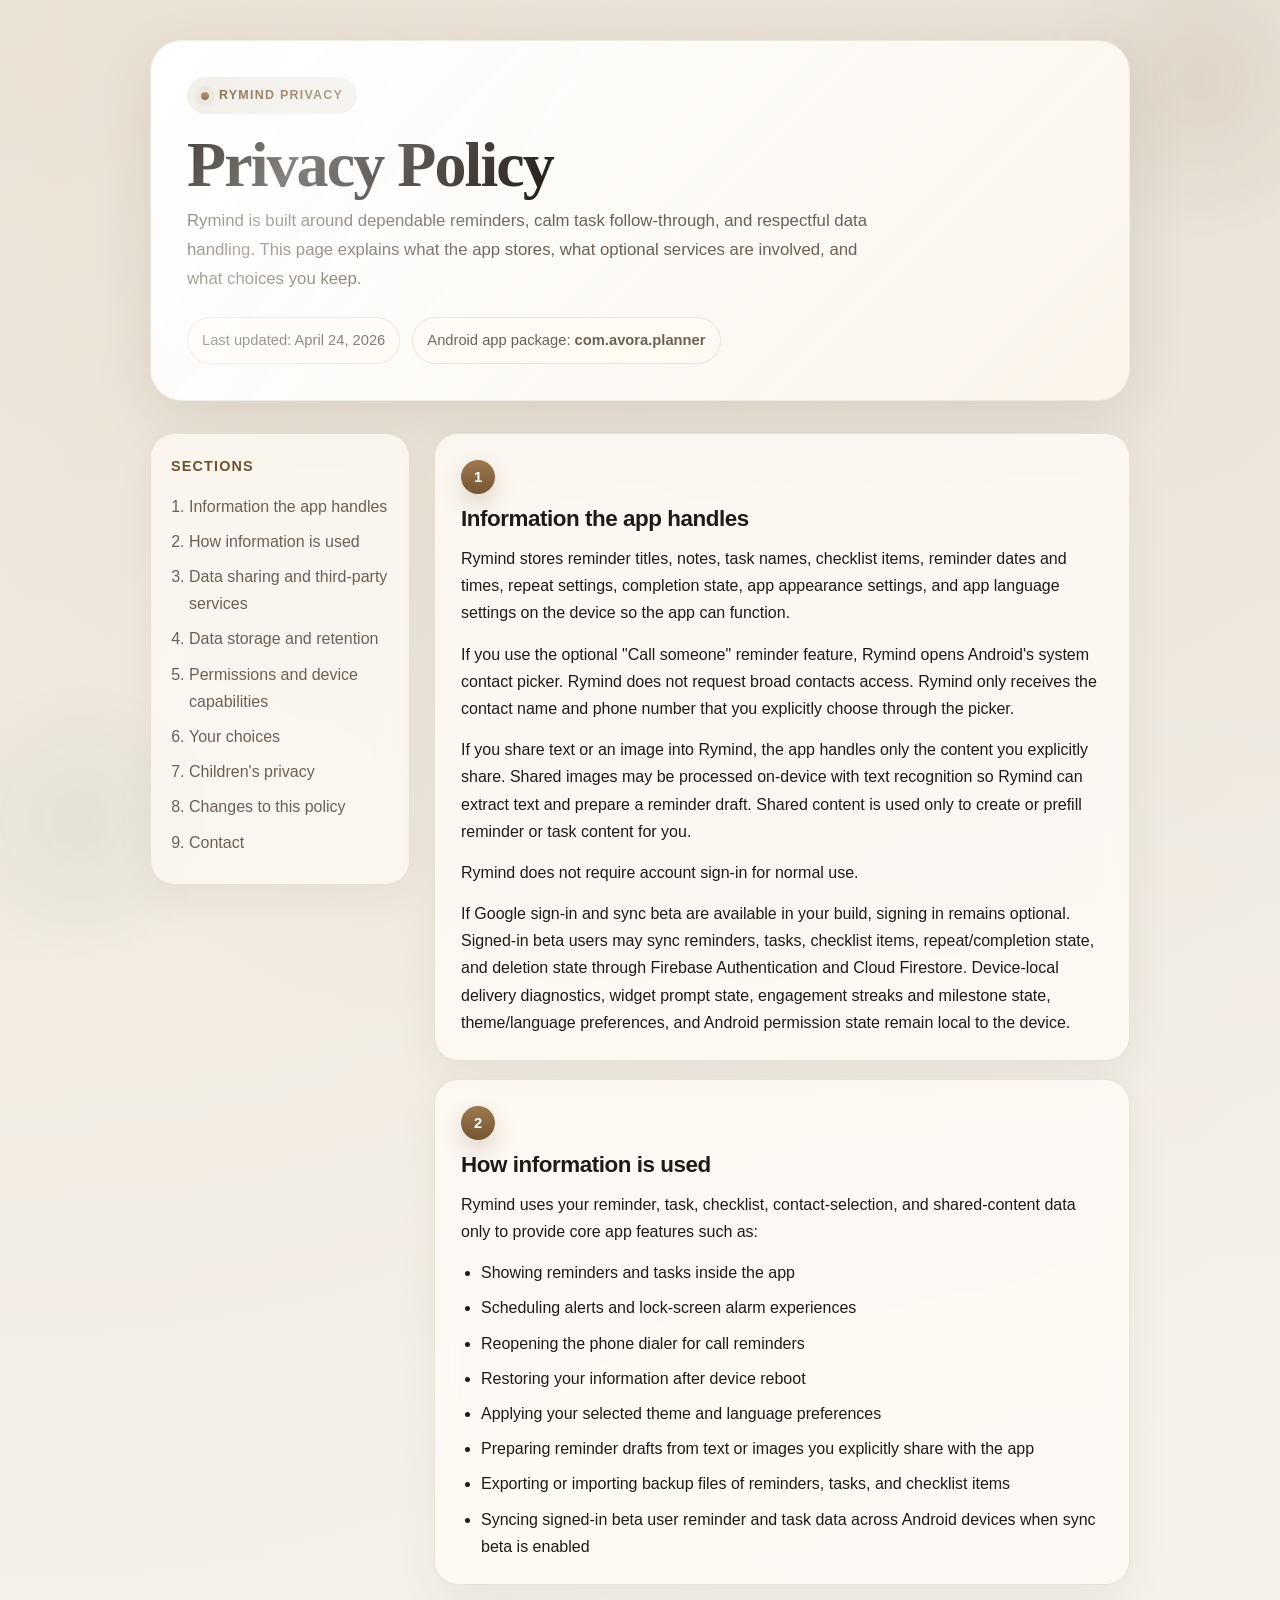
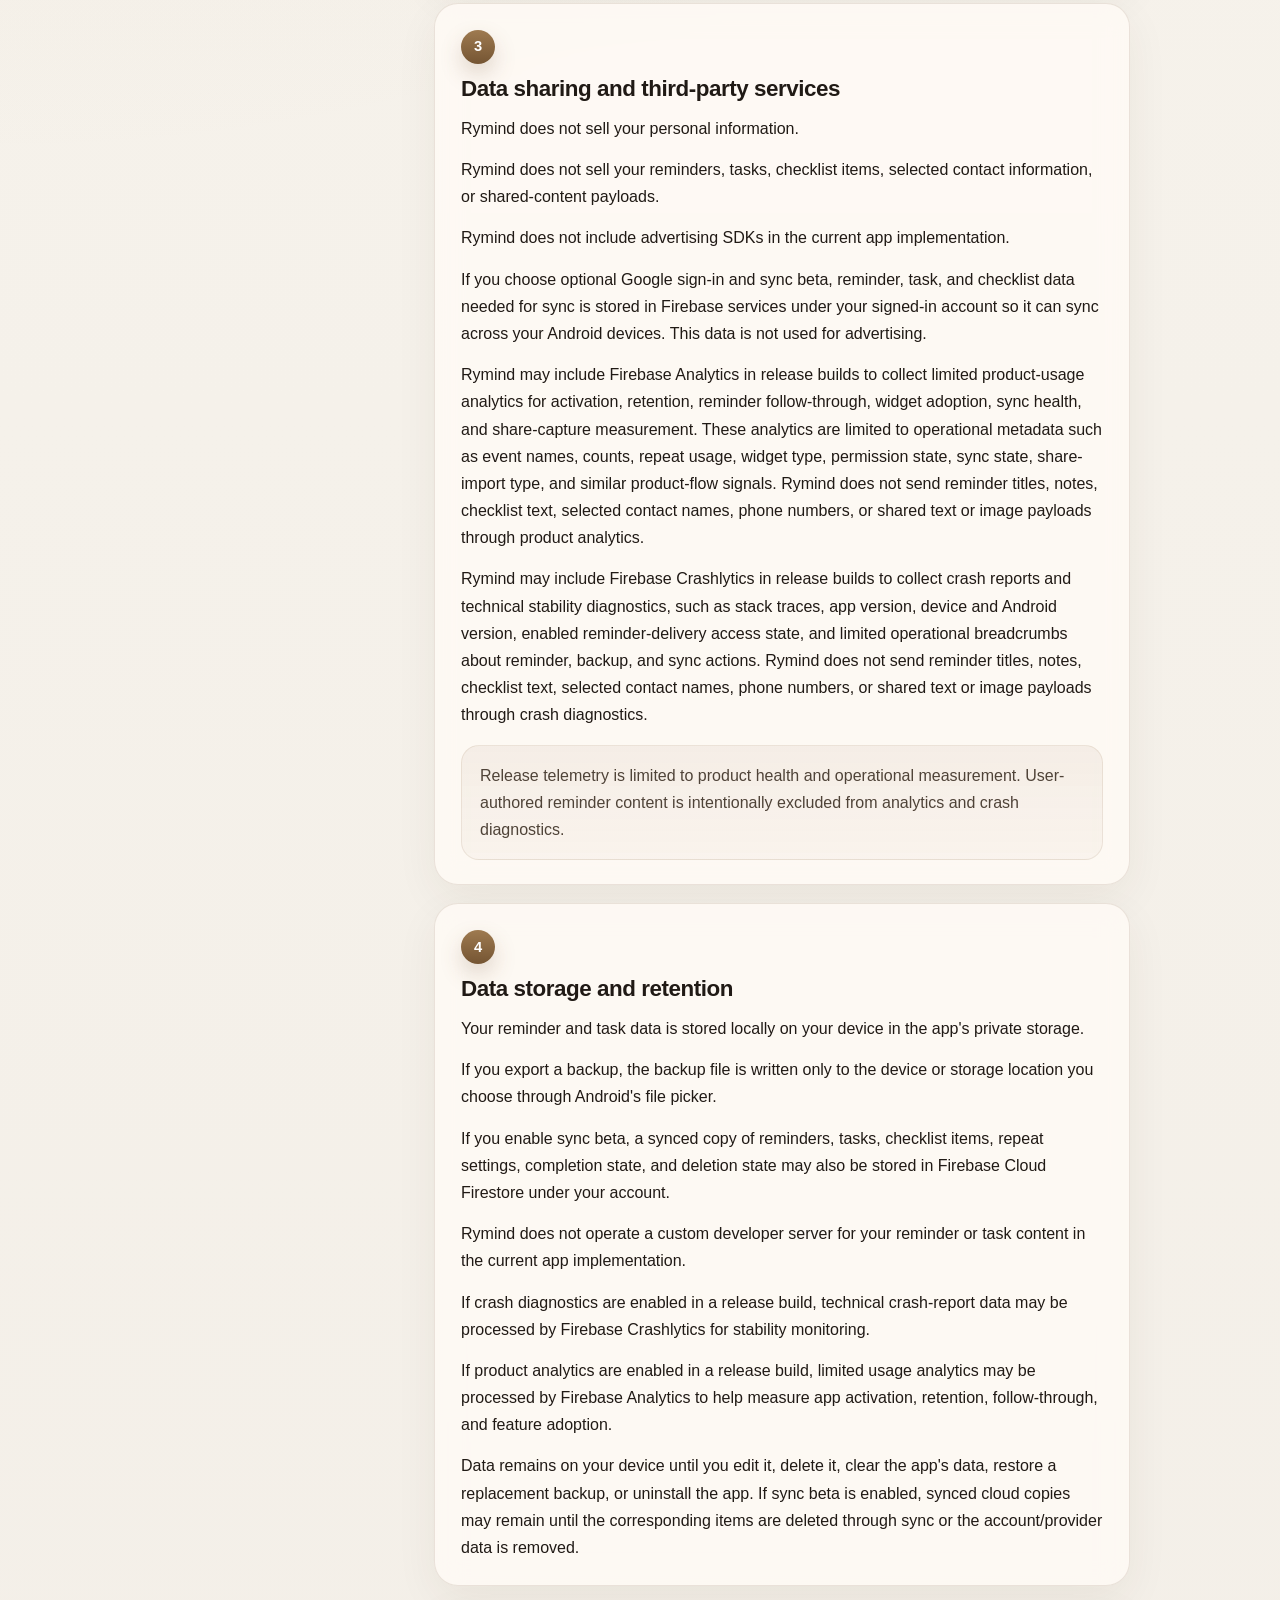
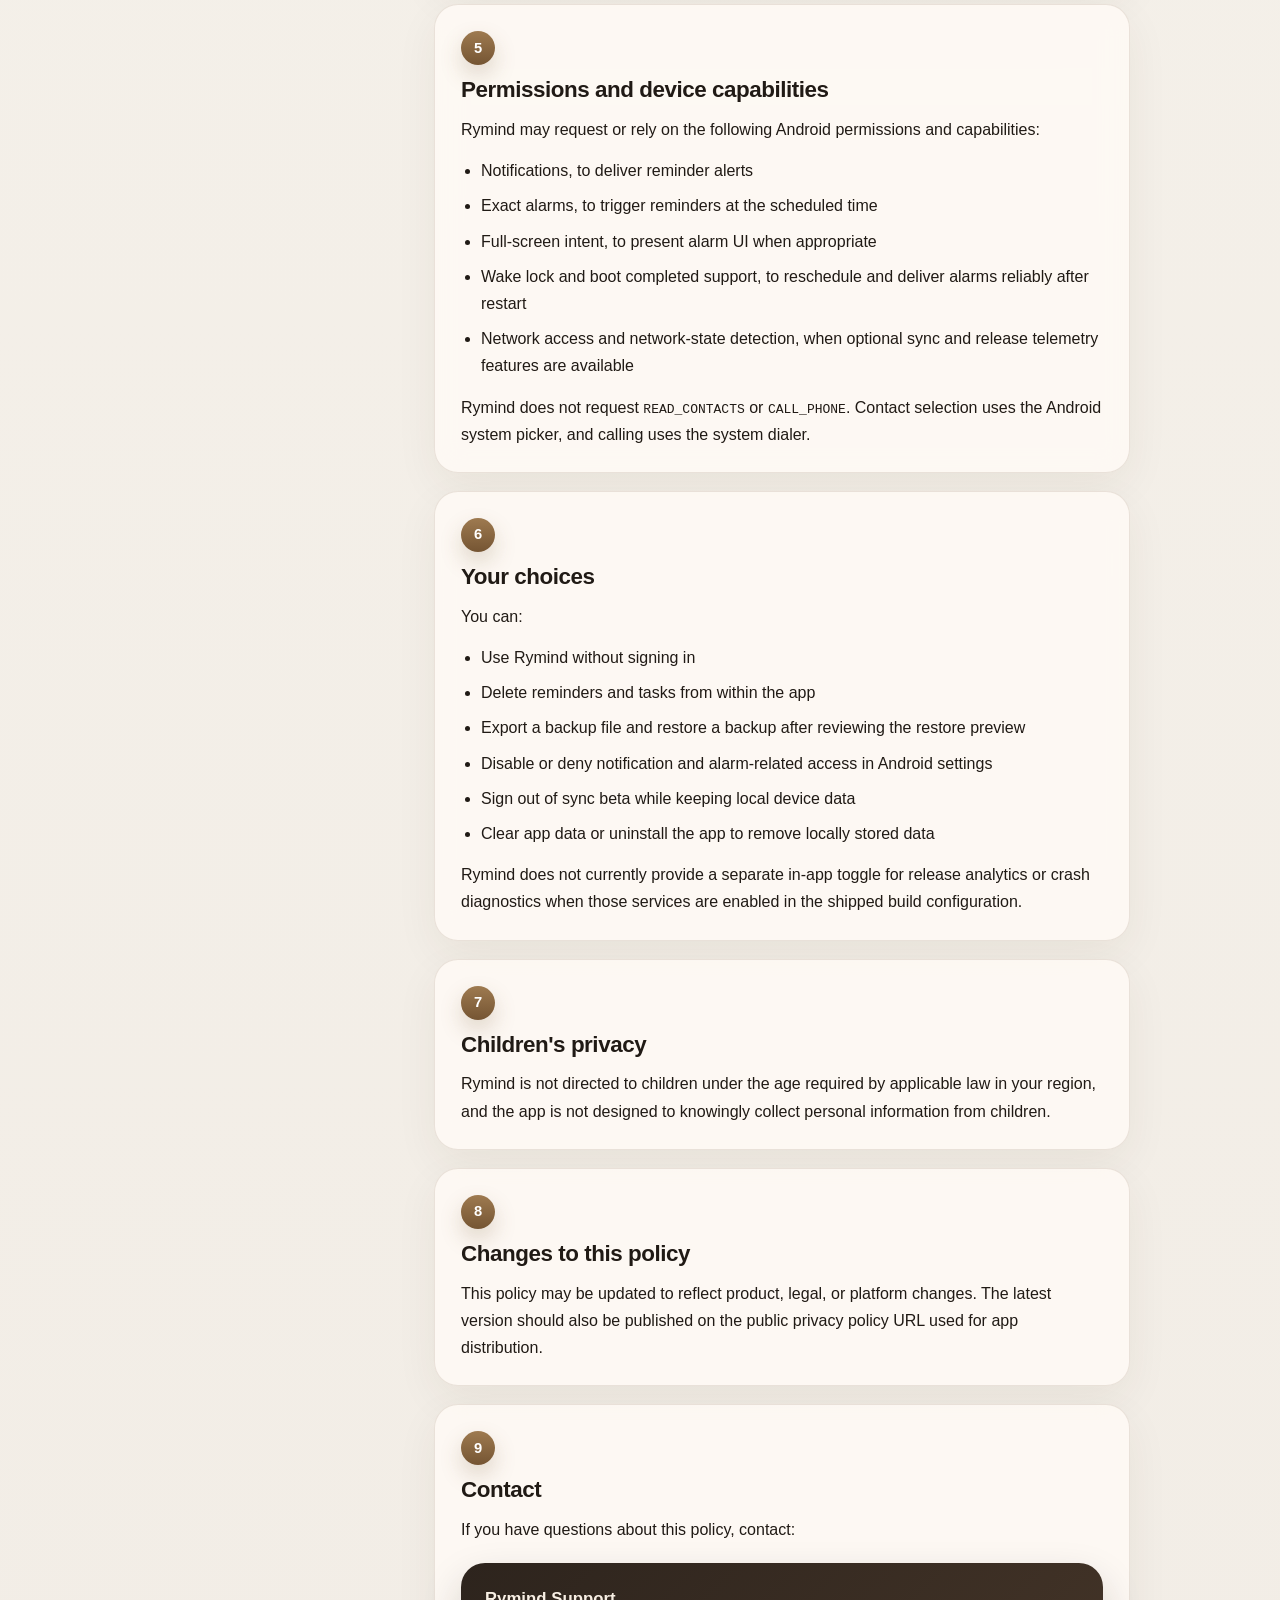
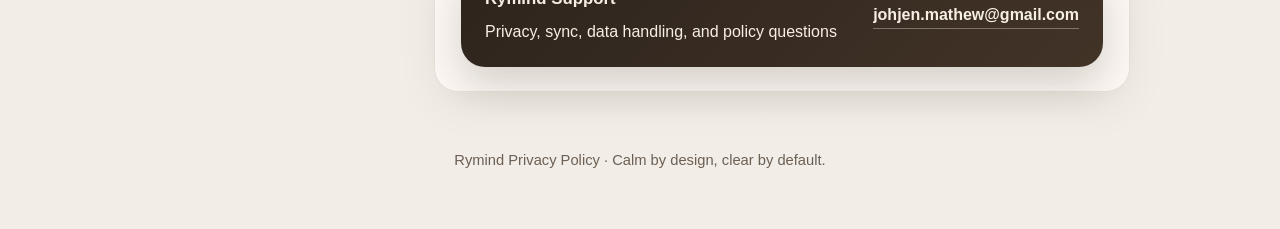
<file: index.html>
<!DOCTYPE html>
<html lang="en">
<head>
  <meta charset="UTF-8" />
  <meta name="viewport" content="width=device-width, initial-scale=1.0" />
  <title>Rymind Privacy Policy</title>
  <meta
    name="description"
    content="Rymind Privacy Policy for reminders, tasks, backup, sync beta, analytics, and crash diagnostics."
  />
  <style>
    :root {
      --bg: #f6f3ee;
      --bg-accent: #efe7db;
      --surface: rgba(255, 252, 247, 0.82);
      --surface-strong: #fffaf2;
      --border: rgba(111, 89, 58, 0.14);
      --text: #201a15;
      --muted: #6c6055;
      --accent: #8c6b43;
      --accent-strong: #6f5130;
      --accent-soft: rgba(140, 107, 67, 0.12);
      --shadow: 0 18px 60px rgba(61, 44, 23, 0.10);
      --radius-xl: 32px;
      --radius-lg: 24px;
      --radius-md: 18px;
      --max: 980px;
    }

    * {
      box-sizing: border-box;
    }

    html {
      scroll-behavior: smooth;
    }

    body {
      margin: 0;
      color: var(--text);
      background:
        radial-gradient(circle at top left, rgba(182, 152, 113, 0.18), transparent 34%),
        radial-gradient(circle at top right, rgba(143, 125, 102, 0.12), transparent 28%),
        linear-gradient(180deg, #f8f4ed 0%, #f5f1ea 40%, #f2ede6 100%);
      font-family: "Inter", "Segoe UI", "Helvetica Neue", Arial, sans-serif;
      line-height: 1.7;
    }

    .page-shell {
      position: relative;
      overflow: hidden;
    }

    .page-shell::before,
    .page-shell::after {
      content: "";
      position: fixed;
      z-index: 0;
      border-radius: 999px;
      pointer-events: none;
      filter: blur(8px);
      opacity: 0.7;
    }

    .page-shell::before {
      width: 320px;
      height: 320px;
      top: -80px;
      right: -80px;
      background: radial-gradient(circle, rgba(160, 132, 96, 0.18), transparent 70%);
    }

    .page-shell::after {
      width: 280px;
      height: 280px;
      bottom: -60px;
      left: -60px;
      background: radial-gradient(circle, rgba(115, 150, 136, 0.14), transparent 70%);
    }

    .container {
      width: min(calc(100% - 32px), var(--max));
      margin: 0 auto;
      position: relative;
      z-index: 1;
    }

    .hero {
      padding: 40px 0 24px;
    }

    .hero-card {
      position: relative;
      overflow: hidden;
      padding: 36px;
      border-radius: var(--radius-xl);
      background:
        linear-gradient(135deg, rgba(255,255,255,0.92), rgba(250,244,234,0.86)),
        var(--surface);
      border: 1px solid rgba(111, 89, 58, 0.10);
      box-shadow: var(--shadow);
      backdrop-filter: blur(16px);
    }

    .hero-card::after {
      content: "";
      position: absolute;
      inset: 0;
      background:
        linear-gradient(120deg, transparent 0%, rgba(255,255,255,0.45) 18%, transparent 42%);
      pointer-events: none;
    }

    .eyebrow {
      display: inline-flex;
      align-items: center;
      gap: 10px;
      padding: 8px 14px;
      border-radius: 999px;
      background: var(--accent-soft);
      color: var(--accent-strong);
      font-size: 0.78rem;
      font-weight: 700;
      letter-spacing: 0.10em;
      text-transform: uppercase;
    }

    .eyebrow-dot {
      width: 8px;
      height: 8px;
      border-radius: 50%;
      background: linear-gradient(180deg, #a78358, #765433);
      box-shadow: 0 0 0 6px rgba(140, 107, 67, 0.08);
    }

    h1 {
      margin: 18px 0 10px;
      font-family: "Georgia", "Times New Roman", serif;
      font-size: clamp(2.4rem, 5vw, 4.5rem);
      line-height: 1.02;
      letter-spacing: -0.03em;
      font-weight: 700;
    }

    .hero-subtitle {
      max-width: 700px;
      margin: 0;
      color: var(--muted);
      font-size: 1.05rem;
    }

    .hero-meta {
      display: flex;
      flex-wrap: wrap;
      gap: 12px;
      margin-top: 24px;
    }

    .meta-pill {
      padding: 10px 14px;
      border-radius: 999px;
      background: rgba(255, 250, 242, 0.78);
      border: 1px solid var(--border);
      color: var(--muted);
      font-size: 0.92rem;
    }

    .layout {
      display: grid;
      grid-template-columns: 260px minmax(0, 1fr);
      gap: 24px;
      padding: 8px 0 56px;
    }

    .side-nav {
      position: sticky;
      top: 20px;
      align-self: start;
      padding: 20px;
      border-radius: var(--radius-lg);
      background: rgba(255, 251, 246, 0.72);
      border: 1px solid var(--border);
      backdrop-filter: blur(14px);
      box-shadow: 0 14px 40px rgba(61, 44, 23, 0.05);
    }

    .side-nav h2 {
      margin: 0 0 14px;
      font-size: 0.9rem;
      letter-spacing: 0.08em;
      text-transform: uppercase;
      color: var(--accent-strong);
    }

    .side-nav ol {
      margin: 0;
      padding-left: 18px;
    }

    .side-nav li {
      margin: 8px 0;
      color: var(--muted);
    }

    .side-nav a {
      color: inherit;
      text-decoration: none;
    }

    .side-nav a:hover {
      color: var(--accent-strong);
    }

    .content {
      display: grid;
      gap: 18px;
    }

    .section-card {
      padding: 26px 26px 24px;
      border-radius: var(--radius-lg);
      background: rgba(255, 251, 246, 0.82);
      border: 1px solid var(--border);
      box-shadow: 0 14px 44px rgba(61, 44, 23, 0.06);
      backdrop-filter: blur(14px);
    }

    .section-number {
      display: inline-flex;
      align-items: center;
      justify-content: center;
      width: 34px;
      height: 34px;
      margin-bottom: 12px;
      border-radius: 50%;
      background: linear-gradient(180deg, #9e7a50, #755533);
      color: #fff;
      font-size: 0.92rem;
      font-weight: 700;
      box-shadow: 0 10px 22px rgba(117, 85, 51, 0.22);
    }

    h3 {
      margin: 0 0 12px;
      font-size: 1.4rem;
      line-height: 1.2;
      letter-spacing: -0.02em;
    }

    p {
      margin: 0 0 14px;
    }

    p:last-child,
    ul:last-child {
      margin-bottom: 0;
    }

    ul {
      margin: 0 0 14px;
      padding-left: 20px;
    }

    li + li {
      margin-top: 8px;
    }

    .callout {
      margin-top: 16px;
      padding: 16px 18px;
      border-radius: var(--radius-md);
      background: linear-gradient(180deg, rgba(140, 107, 67, 0.08), rgba(140, 107, 67, 0.04));
      border: 1px solid rgba(140, 107, 67, 0.12);
      color: #4f4338;
    }

    .contact-card {
      display: flex;
      flex-wrap: wrap;
      gap: 14px;
      align-items: center;
      justify-content: space-between;
      padding: 22px 24px;
      margin-top: 20px;
      border-radius: var(--radius-lg);
      background: linear-gradient(135deg, #2d241d, #423327);
      color: #f8efe4;
      box-shadow: 0 18px 40px rgba(33, 25, 19, 0.18);
    }

    .contact-card strong {
      display: block;
      font-size: 1.05rem;
      margin-bottom: 4px;
    }

    .contact-card a {
      color: #f8efe4;
      text-decoration: none;
      font-weight: 600;
      border-bottom: 1px solid rgba(248, 239, 228, 0.35);
    }

    footer {
      padding: 0 0 56px;
      color: var(--muted);
      font-size: 0.92rem;
      text-align: center;
    }

    @media (max-width: 920px) {
      .layout {
        grid-template-columns: 1fr;
      }

      .side-nav {
        position: relative;
        top: 0;
      }
    }

    @media (max-width: 640px) {
      .container {
        width: min(calc(100% - 20px), var(--max));
      }

      .hero {
        padding-top: 18px;
      }

      .hero-card,
      .section-card,
      .side-nav {
        padding: 20px;
        border-radius: 22px;
      }

      h1 {
        font-size: 2.35rem;
      }

      .hero-meta {
        gap: 10px;
      }

      .meta-pill {
        width: 100%;
      }
    }
  </style>
</head>
<body>
  <div class="page-shell">
    <div class="container">
      <header class="hero">
        <div class="hero-card">
          <div class="eyebrow">
            <span class="eyebrow-dot"></span>
            Rymind Privacy
          </div>
          <h1>Privacy Policy</h1>
          <p class="hero-subtitle">
            Rymind is built around dependable reminders, calm task follow-through, and respectful data handling.
            This page explains what the app stores, what optional services are involved, and what choices you keep.
          </p>
          <div class="hero-meta">
            <div class="meta-pill">Last updated: April 24, 2026</div>
            <div class="meta-pill">Android app package: <strong>com.avora.planner</strong></div>
          </div>
        </div>
      </header>

      <main class="layout">
        <aside class="side-nav" aria-label="Policy sections">
          <h2>Sections</h2>
          <ol>
            <li><a href="#section-1">Information the app handles</a></li>
            <li><a href="#section-2">How information is used</a></li>
            <li><a href="#section-3">Data sharing and third-party services</a></li>
            <li><a href="#section-4">Data storage and retention</a></li>
            <li><a href="#section-5">Permissions and device capabilities</a></li>
            <li><a href="#section-6">Your choices</a></li>
            <li><a href="#section-7">Children's privacy</a></li>
            <li><a href="#section-8">Changes to this policy</a></li>
            <li><a href="#section-9">Contact</a></li>
          </ol>
        </aside>

        <section class="content">
          <article class="section-card" id="section-1">
            <div class="section-number">1</div>
            <h3>Information the app handles</h3>
            <p>
              Rymind stores reminder titles, notes, task names, checklist items, reminder dates and times,
              repeat settings, completion state, app appearance settings, and app language settings on the
              device so the app can function.
            </p>
            <p>
              If you use the optional "Call someone" reminder feature, Rymind opens Android's system contact
              picker. Rymind does not request broad contacts access. Rymind only receives the contact name
              and phone number that you explicitly choose through the picker.
            </p>
            <p>
              If you share text or an image into Rymind, the app handles only the content you explicitly share.
              Shared images may be processed on-device with text recognition so Rymind can extract text and
              prepare a reminder draft. Shared content is used only to create or prefill reminder or task content for you.
            </p>
            <p>Rymind does not require account sign-in for normal use.</p>
            <p>
              If Google sign-in and sync beta are available in your build, signing in remains optional.
              Signed-in beta users may sync reminders, tasks, checklist items, repeat/completion state,
              and deletion state through Firebase Authentication and Cloud Firestore. Device-local delivery
              diagnostics, widget prompt state, engagement streaks and milestone state, theme/language
              preferences, and Android permission state remain local to the device.
            </p>
          </article>

          <article class="section-card" id="section-2">
            <div class="section-number">2</div>
            <h3>How information is used</h3>
            <p>
              Rymind uses your reminder, task, checklist, contact-selection, and shared-content data only
              to provide core app features such as:
            </p>
            <ul>
              <li>Showing reminders and tasks inside the app</li>
              <li>Scheduling alerts and lock-screen alarm experiences</li>
              <li>Reopening the phone dialer for call reminders</li>
              <li>Restoring your information after device reboot</li>
              <li>Applying your selected theme and language preferences</li>
              <li>Preparing reminder drafts from text or images you explicitly share with the app</li>
              <li>Exporting or importing backup files of reminders, tasks, and checklist items</li>
              <li>Syncing signed-in beta user reminder and task data across Android devices when sync beta is enabled</li>
            </ul>
          </article>

          <article class="section-card" id="section-3">
            <div class="section-number">3</div>
            <h3>Data sharing and third-party services</h3>
            <p>Rymind does not sell your personal information.</p>
            <p>
              Rymind does not sell your reminders, tasks, checklist items, selected contact information,
              or shared-content payloads.
            </p>
            <p>Rymind does not include advertising SDKs in the current app implementation.</p>
            <p>
              If you choose optional Google sign-in and sync beta, reminder, task, and checklist data needed
              for sync is stored in Firebase services under your signed-in account so it can sync across your
              Android devices. This data is not used for advertising.
            </p>
            <p>
              Rymind may include Firebase Analytics in release builds to collect limited product-usage analytics
              for activation, retention, reminder follow-through, widget adoption, sync health, and share-capture
              measurement. These analytics are limited to operational metadata such as event names, counts,
              repeat usage, widget type, permission state, sync state, share-import type, and similar product-flow signals.
              Rymind does not send reminder titles, notes, checklist text, selected contact names, phone numbers,
              or shared text or image payloads through product analytics.
            </p>
            <p>
              Rymind may include Firebase Crashlytics in release builds to collect crash reports and technical
              stability diagnostics, such as stack traces, app version, device and Android version, enabled
              reminder-delivery access state, and limited operational breadcrumbs about reminder, backup,
              and sync actions. Rymind does not send reminder titles, notes, checklist text, selected contact names,
              phone numbers, or shared text or image payloads through crash diagnostics.
            </p>
            <div class="callout">
              Release telemetry is limited to product health and operational measurement. User-authored reminder
              content is intentionally excluded from analytics and crash diagnostics.
            </div>
          </article>

          <article class="section-card" id="section-4">
            <div class="section-number">4</div>
            <h3>Data storage and retention</h3>
            <p>Your reminder and task data is stored locally on your device in the app's private storage.</p>
            <p>
              If you export a backup, the backup file is written only to the device or storage location
              you choose through Android's file picker.
            </p>
            <p>
              If you enable sync beta, a synced copy of reminders, tasks, checklist items, repeat settings,
              completion state, and deletion state may also be stored in Firebase Cloud Firestore under your account.
            </p>
            <p>
              Rymind does not operate a custom developer server for your reminder or task content in the
              current app implementation.
            </p>
            <p>
              If crash diagnostics are enabled in a release build, technical crash-report data may be processed
              by Firebase Crashlytics for stability monitoring.
            </p>
            <p>
              If product analytics are enabled in a release build, limited usage analytics may be processed
              by Firebase Analytics to help measure app activation, retention, follow-through, and feature adoption.
            </p>
            <p>
              Data remains on your device until you edit it, delete it, clear the app's data, restore a replacement
              backup, or uninstall the app. If sync beta is enabled, synced cloud copies may remain until the
              corresponding items are deleted through sync or the account/provider data is removed.
            </p>
          </article>

          <article class="section-card" id="section-5">
            <div class="section-number">5</div>
            <h3>Permissions and device capabilities</h3>
            <p>Rymind may request or rely on the following Android permissions and capabilities:</p>
            <ul>
              <li>Notifications, to deliver reminder alerts</li>
              <li>Exact alarms, to trigger reminders at the scheduled time</li>
              <li>Full-screen intent, to present alarm UI when appropriate</li>
              <li>Wake lock and boot completed support, to reschedule and deliver alarms reliably after restart</li>
              <li>Network access and network-state detection, when optional sync and release telemetry features are available</li>
            </ul>
            <p>
              Rymind does not request <code>READ_CONTACTS</code> or <code>CALL_PHONE</code>. Contact selection
              uses the Android system picker, and calling uses the system dialer.
            </p>
          </article>

          <article class="section-card" id="section-6">
            <div class="section-number">6</div>
            <h3>Your choices</h3>
            <p>You can:</p>
            <ul>
              <li>Use Rymind without signing in</li>
              <li>Delete reminders and tasks from within the app</li>
              <li>Export a backup file and restore a backup after reviewing the restore preview</li>
              <li>Disable or deny notification and alarm-related access in Android settings</li>
              <li>Sign out of sync beta while keeping local device data</li>
              <li>Clear app data or uninstall the app to remove locally stored data</li>
            </ul>
            <p>
              Rymind does not currently provide a separate in-app toggle for release analytics or crash diagnostics
              when those services are enabled in the shipped build configuration.
            </p>
          </article>

          <article class="section-card" id="section-7">
            <div class="section-number">7</div>
            <h3>Children's privacy</h3>
            <p>
              Rymind is not directed to children under the age required by applicable law in your region,
              and the app is not designed to knowingly collect personal information from children.
            </p>
          </article>

          <article class="section-card" id="section-8">
            <div class="section-number">8</div>
            <h3>Changes to this policy</h3>
            <p>
              This policy may be updated to reflect product, legal, or platform changes. The latest version
              should also be published on the public privacy policy URL used for app distribution.
            </p>
          </article>

          <article class="section-card" id="section-9">
            <div class="section-number">9</div>
            <h3>Contact</h3>
            <p>If you have questions about this policy, contact:</p>

            <div class="contact-card">
              <div>
                <strong>Rymind Support</strong>
                <span>Privacy, sync, data handling, and policy questions</span>
              </div>
              <a href="mailto:johjen.mathew@gmail.com">johjen.mathew@gmail.com</a>
            </div>
          </article>
        </section>
      </main>

      <footer>
        Rymind Privacy Policy · Calm by design, clear by default.
      </footer>
    </div>
  </div>
</body>
</html>
</file>
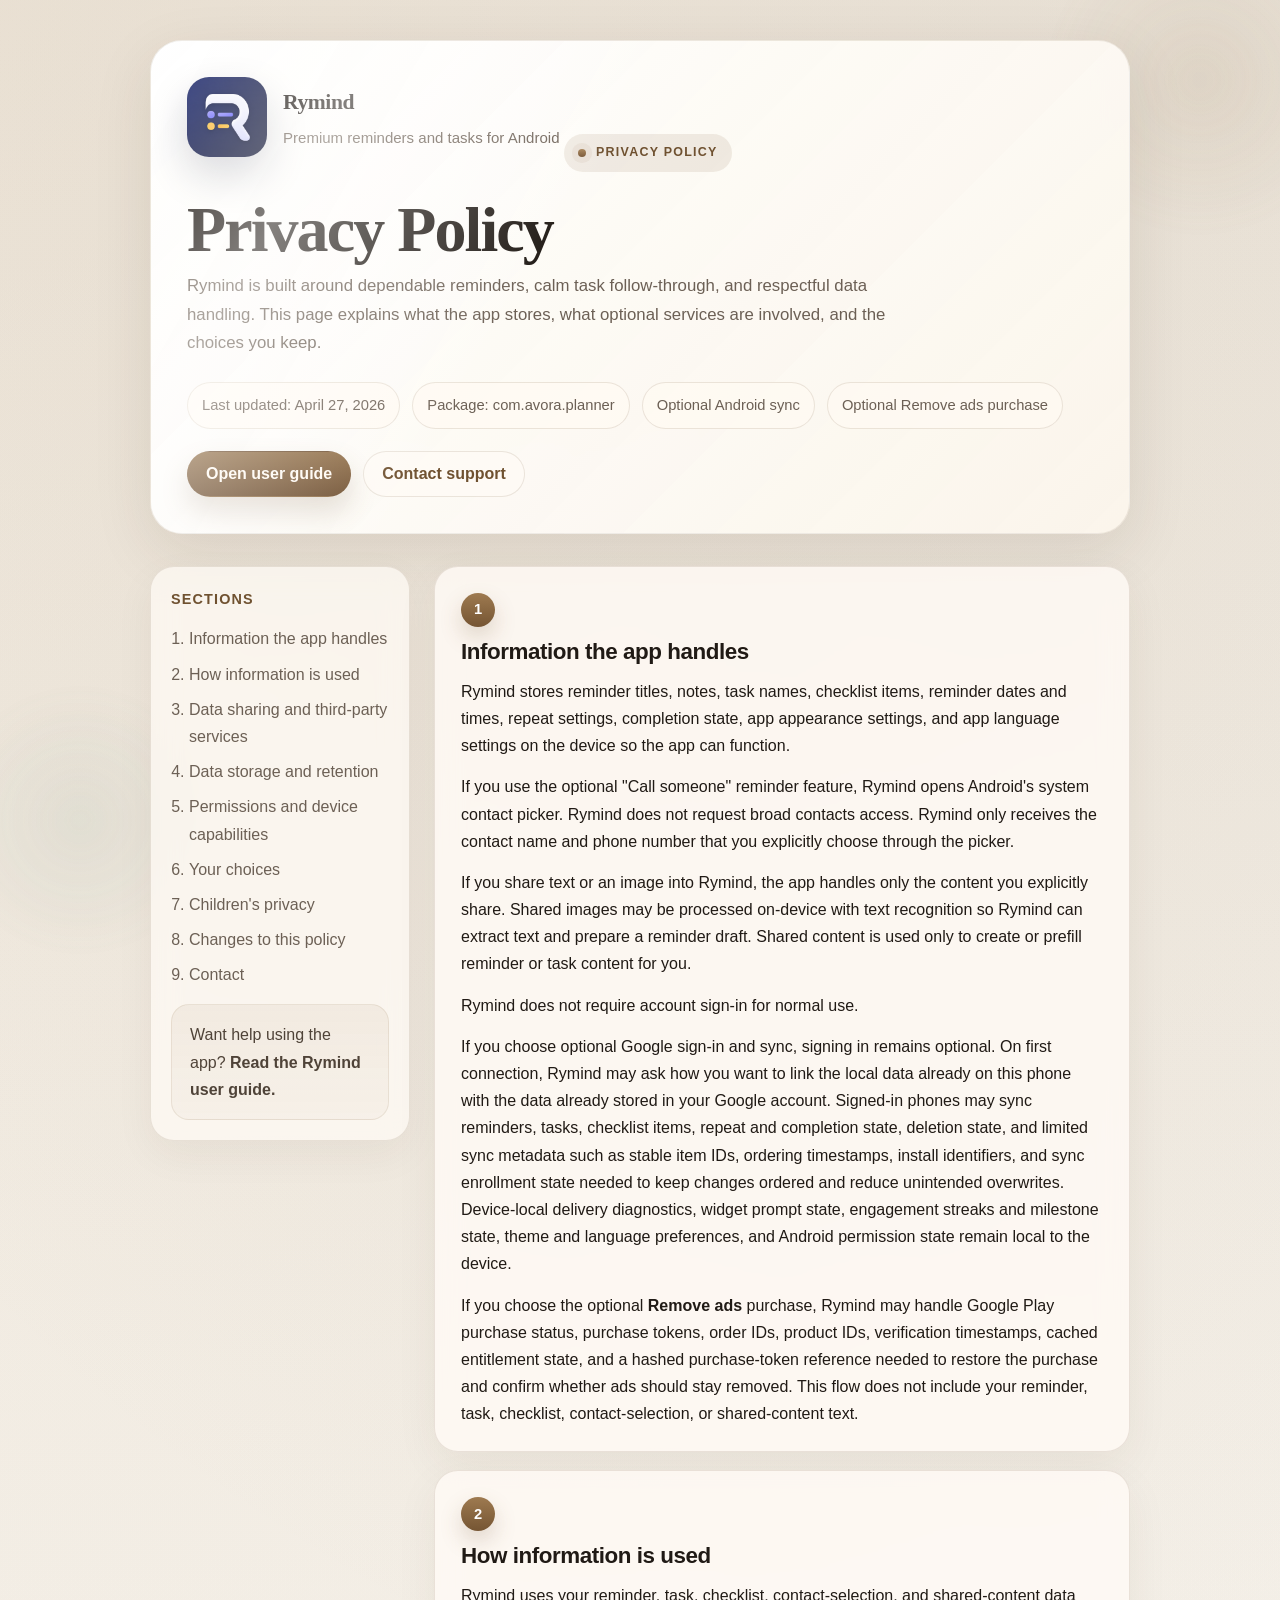
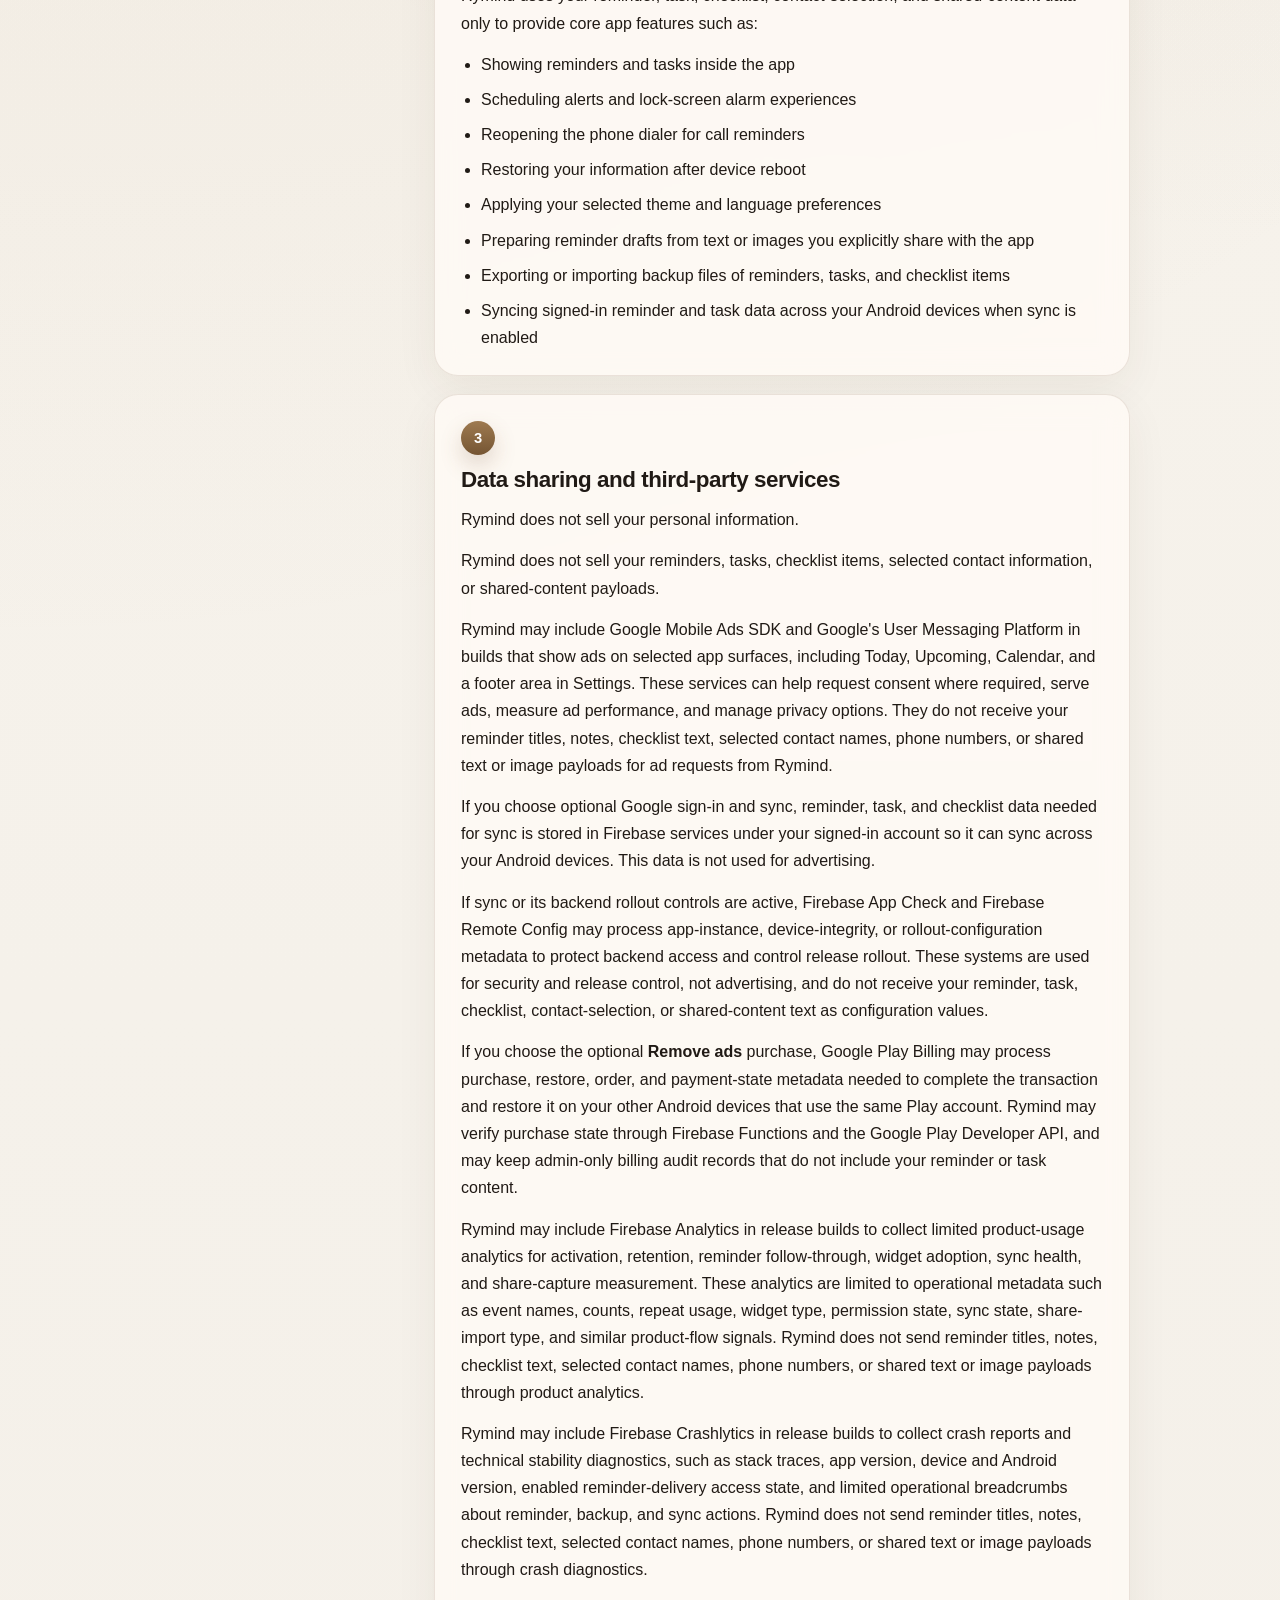
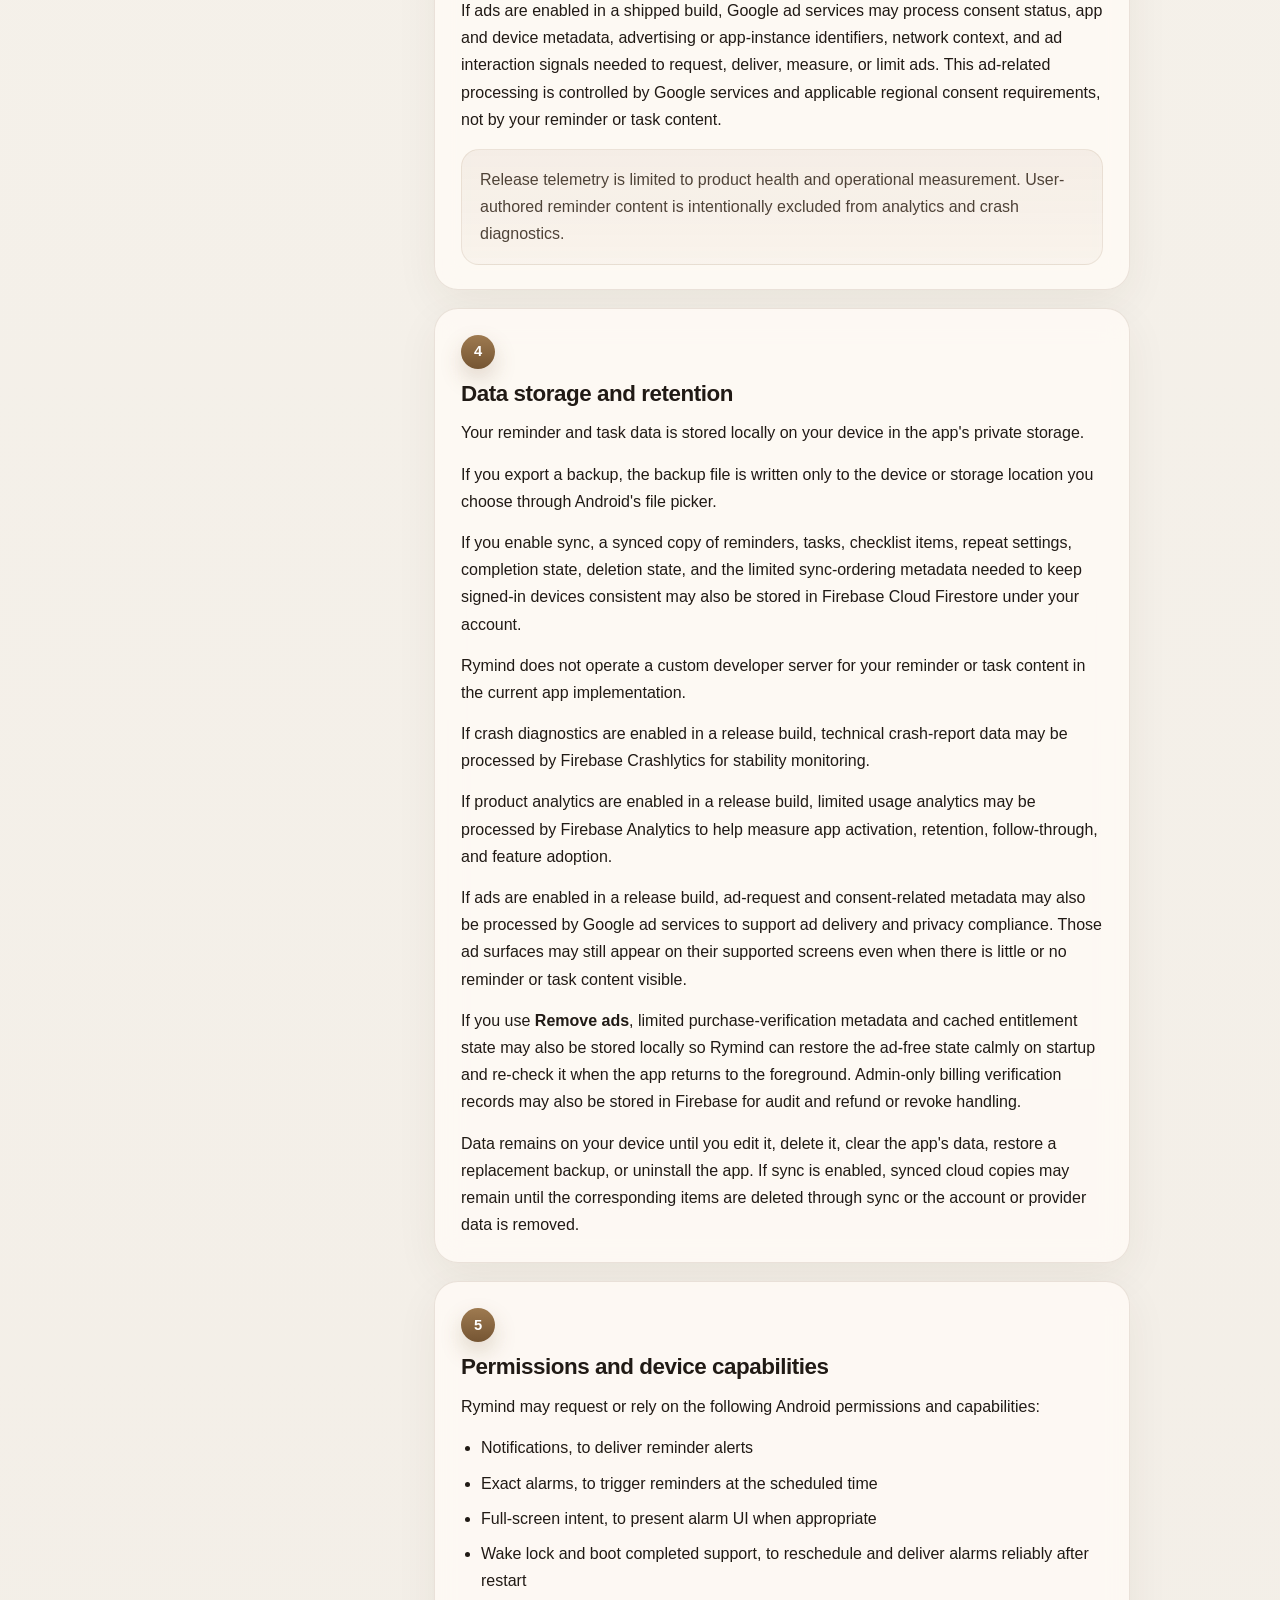
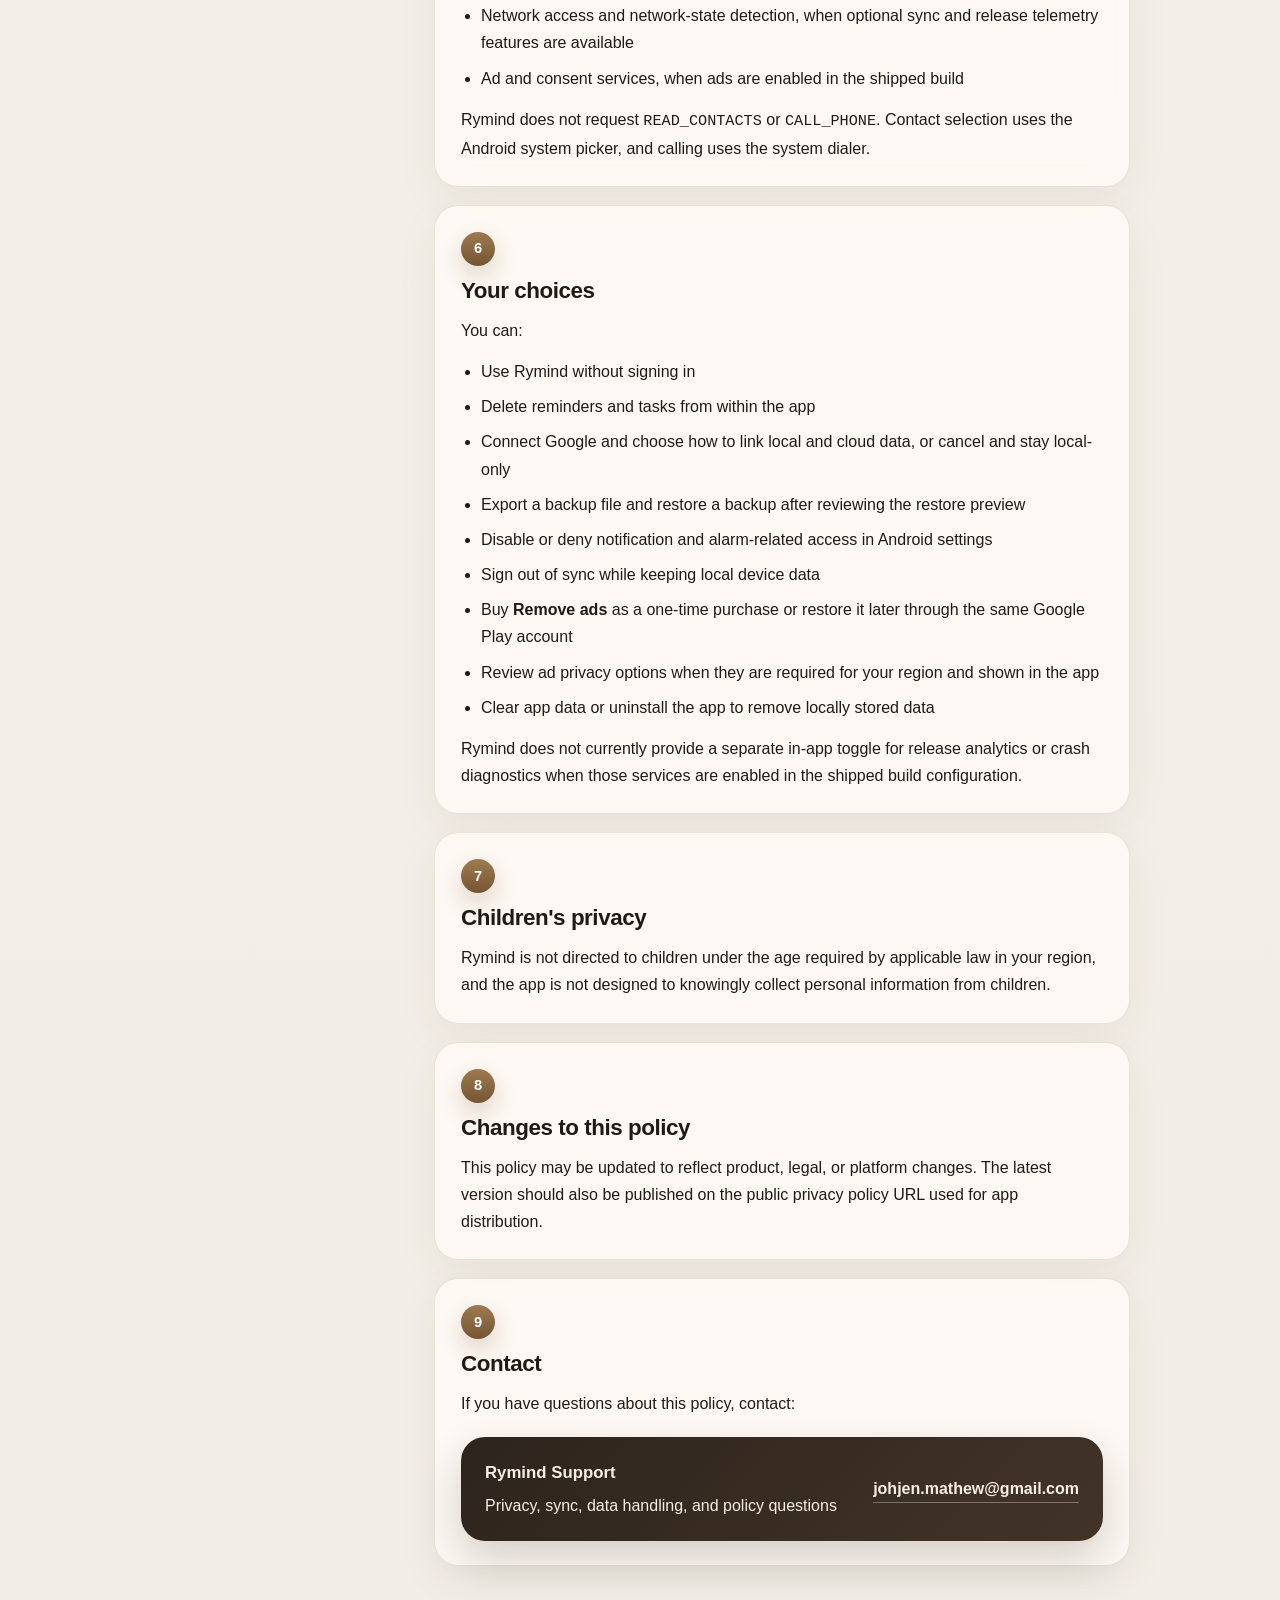
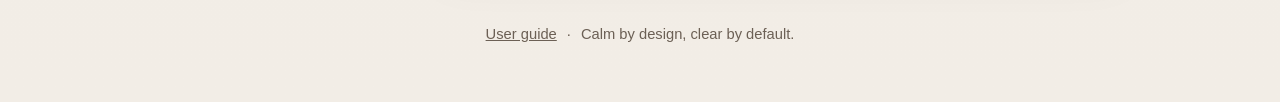
<file: Rymind/index.html>
<!DOCTYPE html>
<html lang="en">
<head>
  <meta charset="utf-8" />
  <meta name="viewport" content="width=device-width, initial-scale=1" />
  <title>Rymind Privacy Policy</title>
  <meta name="theme-color" content="#141b46" />
  <meta
    name="description"
    content="Privacy Policy for Rymind, including reminders, tasks, backup, optional Android sync, ads, Remove ads purchase restore, analytics, and crash diagnostics."
  />
  <link rel="icon" type="image/png" sizes="512x512" href="rymind-app-icon-512.png" />
  <link rel="apple-touch-icon" href="rymind-app-icon-512.png" />
  <link rel="stylesheet" href="rymind-site.css" />
</head>
<body>
  <div class="page-shell">
    <div class="container">
      <header class="hero">
        <div class="hero-card">
          <div class="brand-lockup">
            <img class="brand-icon" src="rymind-app-icon-512.png" alt="Rymind app icon" width="80" height="80" />
            <div class="brand-copy">
              <span class="brand-name">Rymind</span>
              <span class="brand-tagline">Premium reminders and tasks for Android</span>
            </div>
          </div>
          <div class="eyebrow">
            <span class="eyebrow-dot"></span>
            Privacy Policy
          </div>
          <h1>Privacy Policy</h1>
          <p class="hero-subtitle">
            Rymind is built around dependable reminders, calm task follow-through, and respectful
            data handling. This page explains what the app stores, what optional services are involved,
            and the choices you keep.
          </p>
          <div class="hero-meta">
            <div class="meta-pill">Last updated: April 27, 2026</div>
            <div class="meta-pill">Package: com.avora.planner</div>
            <div class="meta-pill">Optional Android sync</div>
            <div class="meta-pill">Optional Remove ads purchase</div>
          </div>
          <div class="hero-actions">
            <a class="action-button action-button--primary" href="guide.html">Open user guide</a>
            <a class="action-button action-button--secondary" href="mailto:johjen.mathew@gmail.com">Contact support</a>
          </div>
        </div>
      </header>

      <main class="layout">
        <aside class="side-nav" aria-label="Privacy policy sections">
          <h2>Sections</h2>
          <ol>
            <li><a href="#section-1">Information the app handles</a></li>
            <li><a href="#section-2">How information is used</a></li>
            <li><a href="#section-3">Data sharing and third-party services</a></li>
            <li><a href="#section-4">Data storage and retention</a></li>
            <li><a href="#section-5">Permissions and device capabilities</a></li>
            <li><a href="#section-6">Your choices</a></li>
            <li><a href="#section-7">Children's privacy</a></li>
            <li><a href="#section-8">Changes to this policy</a></li>
            <li><a href="#section-9">Contact</a></li>
          </ol>
          <div class="callout">
            Want help using the app?
            <a class="inline-link" href="guide.html">Read the Rymind user guide.</a>
          </div>
        </aside>

        <section class="content">
          <article class="section-card" id="section-1">
            <div class="section-number">1</div>
            <h3>Information the app handles</h3>
            <p>
              Rymind stores reminder titles, notes, task names, checklist items, reminder dates and
              times, repeat settings, completion state, app appearance settings, and app language
              settings on the device so the app can function.
            </p>
            <p>
              If you use the optional "Call someone" reminder feature, Rymind opens Android's system
              contact picker. Rymind does not request broad contacts access. Rymind only receives the
              contact name and phone number that you explicitly choose through the picker.
            </p>
            <p>
              If you share text or an image into Rymind, the app handles only the content you explicitly
              share. Shared images may be processed on-device with text recognition so Rymind can extract
              text and prepare a reminder draft. Shared content is used only to create or prefill reminder
              or task content for you.
            </p>
            <p>Rymind does not require account sign-in for normal use.</p>
            <p>
              If you choose optional Google sign-in and sync, signing in remains optional. On first
              connection, Rymind may ask how you want to link the local data already on this phone with the data
              already stored in your Google account. Signed-in phones may sync reminders, tasks, checklist items,
              repeat and completion state, deletion state, and limited sync metadata such as stable item IDs,
              ordering timestamps, install identifiers, and sync enrollment state needed to keep changes ordered
              and reduce unintended overwrites. Device-local delivery diagnostics, widget prompt state, engagement
              streaks and milestone state, theme and language preferences, and Android permission state remain local
              to the device.
            </p>
            <p>
              If you choose the optional <strong>Remove ads</strong> purchase, Rymind may handle Google Play purchase
              status, purchase tokens, order IDs, product IDs, verification timestamps, cached entitlement state,
              and a hashed purchase-token reference needed to restore the purchase and confirm whether ads should
              stay removed. This flow does not include your reminder, task, checklist, contact-selection, or
              shared-content text.
            </p>
          </article>

          <article class="section-card" id="section-2">
            <div class="section-number">2</div>
            <h3>How information is used</h3>
            <p>
              Rymind uses your reminder, task, checklist, contact-selection, and shared-content data only
              to provide core app features such as:
            </p>
            <ul>
              <li>Showing reminders and tasks inside the app</li>
              <li>Scheduling alerts and lock-screen alarm experiences</li>
              <li>Reopening the phone dialer for call reminders</li>
              <li>Restoring your information after device reboot</li>
              <li>Applying your selected theme and language preferences</li>
              <li>Preparing reminder drafts from text or images you explicitly share with the app</li>
              <li>Exporting or importing backup files of reminders, tasks, and checklist items</li>
              <li>Syncing signed-in reminder and task data across your Android devices when sync is enabled</li>
            </ul>
          </article>

          <article class="section-card" id="section-3">
            <div class="section-number">3</div>
            <h3>Data sharing and third-party services</h3>
            <p>Rymind does not sell your personal information.</p>
            <p>
              Rymind does not sell your reminders, tasks, checklist items, selected contact information,
              or shared-content payloads.
            </p>
            <p>
              Rymind may include Google Mobile Ads SDK and Google's User Messaging Platform in builds that show
              ads on selected app surfaces, including Today, Upcoming, Calendar, and a footer area in Settings.
              These services can help request consent where required, serve ads,
              measure ad performance, and manage privacy options. They do not receive your reminder titles, notes,
              checklist text, selected contact names, phone numbers, or shared text or image payloads for ad
              requests from Rymind.
            </p>
            <p>
              If you choose optional Google sign-in and sync, reminder, task, and checklist data
              needed for sync is stored in Firebase services under your signed-in account so it can sync
              across your Android devices. This data is not used for advertising.
            </p>
            <p>
              If sync or its backend rollout controls are active, Firebase App Check and Firebase Remote Config
              may process app-instance, device-integrity, or rollout-configuration metadata to protect backend access
              and control release rollout. These systems are used for security and release control, not advertising,
              and do not receive your reminder, task, checklist, contact-selection, or shared-content text as
              configuration values.
            </p>
            <p>
              If you choose the optional <strong>Remove ads</strong> purchase, Google Play Billing may process purchase,
              restore, order, and payment-state metadata needed to complete the transaction and restore it on your
              other Android devices that use the same Play account. Rymind may verify purchase state through Firebase
              Functions and the Google Play Developer API, and may keep admin-only billing audit records that do not
              include your reminder or task content.
            </p>
            <p>
              Rymind may include Firebase Analytics in release builds to collect limited product-usage
              analytics for activation, retention, reminder follow-through, widget adoption, sync health,
              and share-capture measurement. These analytics are limited to operational metadata such as
              event names, counts, repeat usage, widget type, permission state, sync state, share-import type,
              and similar product-flow signals. Rymind does not send reminder titles, notes, checklist text,
              selected contact names, phone numbers, or shared text or image payloads through product analytics.
            </p>
            <p>
              Rymind may include Firebase Crashlytics in release builds to collect crash reports and technical
              stability diagnostics, such as stack traces, app version, device and Android version, enabled
              reminder-delivery access state, and limited operational breadcrumbs about reminder, backup,
              and sync actions. Rymind does not send reminder titles, notes, checklist text, selected contact
              names, phone numbers, or shared text or image payloads through crash diagnostics.
            </p>
            <p>
              If ads are enabled in a shipped build, Google ad services may process consent status, app and device
              metadata, advertising or app-instance identifiers, network context, and ad interaction signals needed
              to request, deliver, measure, or limit ads. This ad-related processing is controlled by Google services
              and applicable regional consent requirements, not by your reminder or task content.
            </p>
            <div class="callout">
              Release telemetry is limited to product health and operational measurement. User-authored reminder
              content is intentionally excluded from analytics and crash diagnostics.
            </div>
          </article>

          <article class="section-card" id="section-4">
            <div class="section-number">4</div>
            <h3>Data storage and retention</h3>
            <p>Your reminder and task data is stored locally on your device in the app's private storage.</p>
            <p>
              If you export a backup, the backup file is written only to the device or storage location
              you choose through Android's file picker.
            </p>
            <p>
              If you enable sync, a synced copy of reminders, tasks, checklist items, repeat settings,
              completion state, deletion state, and the limited sync-ordering metadata needed to keep signed-in
              devices consistent may also be stored in Firebase Cloud Firestore under your account.
            </p>
            <p>
              Rymind does not operate a custom developer server for your reminder or task content in the current
              app implementation.
            </p>
            <p>
              If crash diagnostics are enabled in a release build, technical crash-report data may be processed
              by Firebase Crashlytics for stability monitoring.
            </p>
            <p>
              If product analytics are enabled in a release build, limited usage analytics may be processed
              by Firebase Analytics to help measure app activation, retention, follow-through, and feature adoption.
            </p>
            <p>
              If ads are enabled in a release build, ad-request and consent-related metadata may also be processed
              by Google ad services to support ad delivery and privacy compliance. Those ad surfaces may still
              appear on their supported screens even when there is little or no reminder or task content visible.
            </p>
            <p>
              If you use <strong>Remove ads</strong>, limited purchase-verification metadata and cached entitlement
              state may also be stored locally so Rymind can restore the ad-free state calmly on startup and re-check
              it when the app returns to the foreground. Admin-only billing verification records may also be stored
              in Firebase for audit and refund or revoke handling.
            </p>
            <p>
              Data remains on your device until you edit it, delete it, clear the app's data, restore a replacement
              backup, or uninstall the app. If sync is enabled, synced cloud copies may remain until the
              corresponding items are deleted through sync or the account or provider data is removed.
            </p>
          </article>

          <article class="section-card" id="section-5">
            <div class="section-number">5</div>
            <h3>Permissions and device capabilities</h3>
            <p>Rymind may request or rely on the following Android permissions and capabilities:</p>
            <ul>
              <li>Notifications, to deliver reminder alerts</li>
              <li>Exact alarms, to trigger reminders at the scheduled time</li>
              <li>Full-screen intent, to present alarm UI when appropriate</li>
              <li>Wake lock and boot completed support, to reschedule and deliver alarms reliably after restart</li>
              <li>Network access and network-state detection, when optional sync and release telemetry features are available</li>
              <li>Ad and consent services, when ads are enabled in the shipped build</li>
            </ul>
            <p>
              Rymind does not request <code>READ_CONTACTS</code> or <code>CALL_PHONE</code>. Contact selection
              uses the Android system picker, and calling uses the system dialer.
            </p>
          </article>

          <article class="section-card" id="section-6">
            <div class="section-number">6</div>
            <h3>Your choices</h3>
            <p>You can:</p>
            <ul>
              <li>Use Rymind without signing in</li>
              <li>Delete reminders and tasks from within the app</li>
              <li>Connect Google and choose how to link local and cloud data, or cancel and stay local-only</li>
              <li>Export a backup file and restore a backup after reviewing the restore preview</li>
              <li>Disable or deny notification and alarm-related access in Android settings</li>
              <li>Sign out of sync while keeping local device data</li>
              <li>Buy <strong>Remove ads</strong> as a one-time purchase or restore it later through the same Google Play account</li>
              <li>Review ad privacy options when they are required for your region and shown in the app</li>
              <li>Clear app data or uninstall the app to remove locally stored data</li>
            </ul>
            <p>
              Rymind does not currently provide a separate in-app toggle for release analytics or crash diagnostics
              when those services are enabled in the shipped build configuration.
            </p>
          </article>

          <article class="section-card" id="section-7">
            <div class="section-number">7</div>
            <h3>Children's privacy</h3>
            <p>
              Rymind is not directed to children under the age required by applicable law in your region,
              and the app is not designed to knowingly collect personal information from children.
            </p>
          </article>

          <article class="section-card" id="section-8">
            <div class="section-number">8</div>
            <h3>Changes to this policy</h3>
            <p>
              This policy may be updated to reflect product, legal, or platform changes. The latest version
              should also be published on the public privacy policy URL used for app distribution.
            </p>
          </article>

          <article class="section-card" id="section-9">
            <div class="section-number">9</div>
            <h3>Contact</h3>
            <p>If you have questions about this policy, contact:</p>
            <div class="contact-card">
              <div>
                <strong>Rymind Support</strong>
                <span>Privacy, sync, data handling, and policy questions</span>
              </div>
              <a href="mailto:johjen.mathew@gmail.com">johjen.mathew@gmail.com</a>
            </div>
          </article>
        </section>
      </main>

      <footer class="footer-bar">
        <a href="guide.html">User guide</a>
        <span>·</span>
        <span>Calm by design, clear by default.</span>
      </footer>
    </div>
  </div>
</body>
</html>
</file>
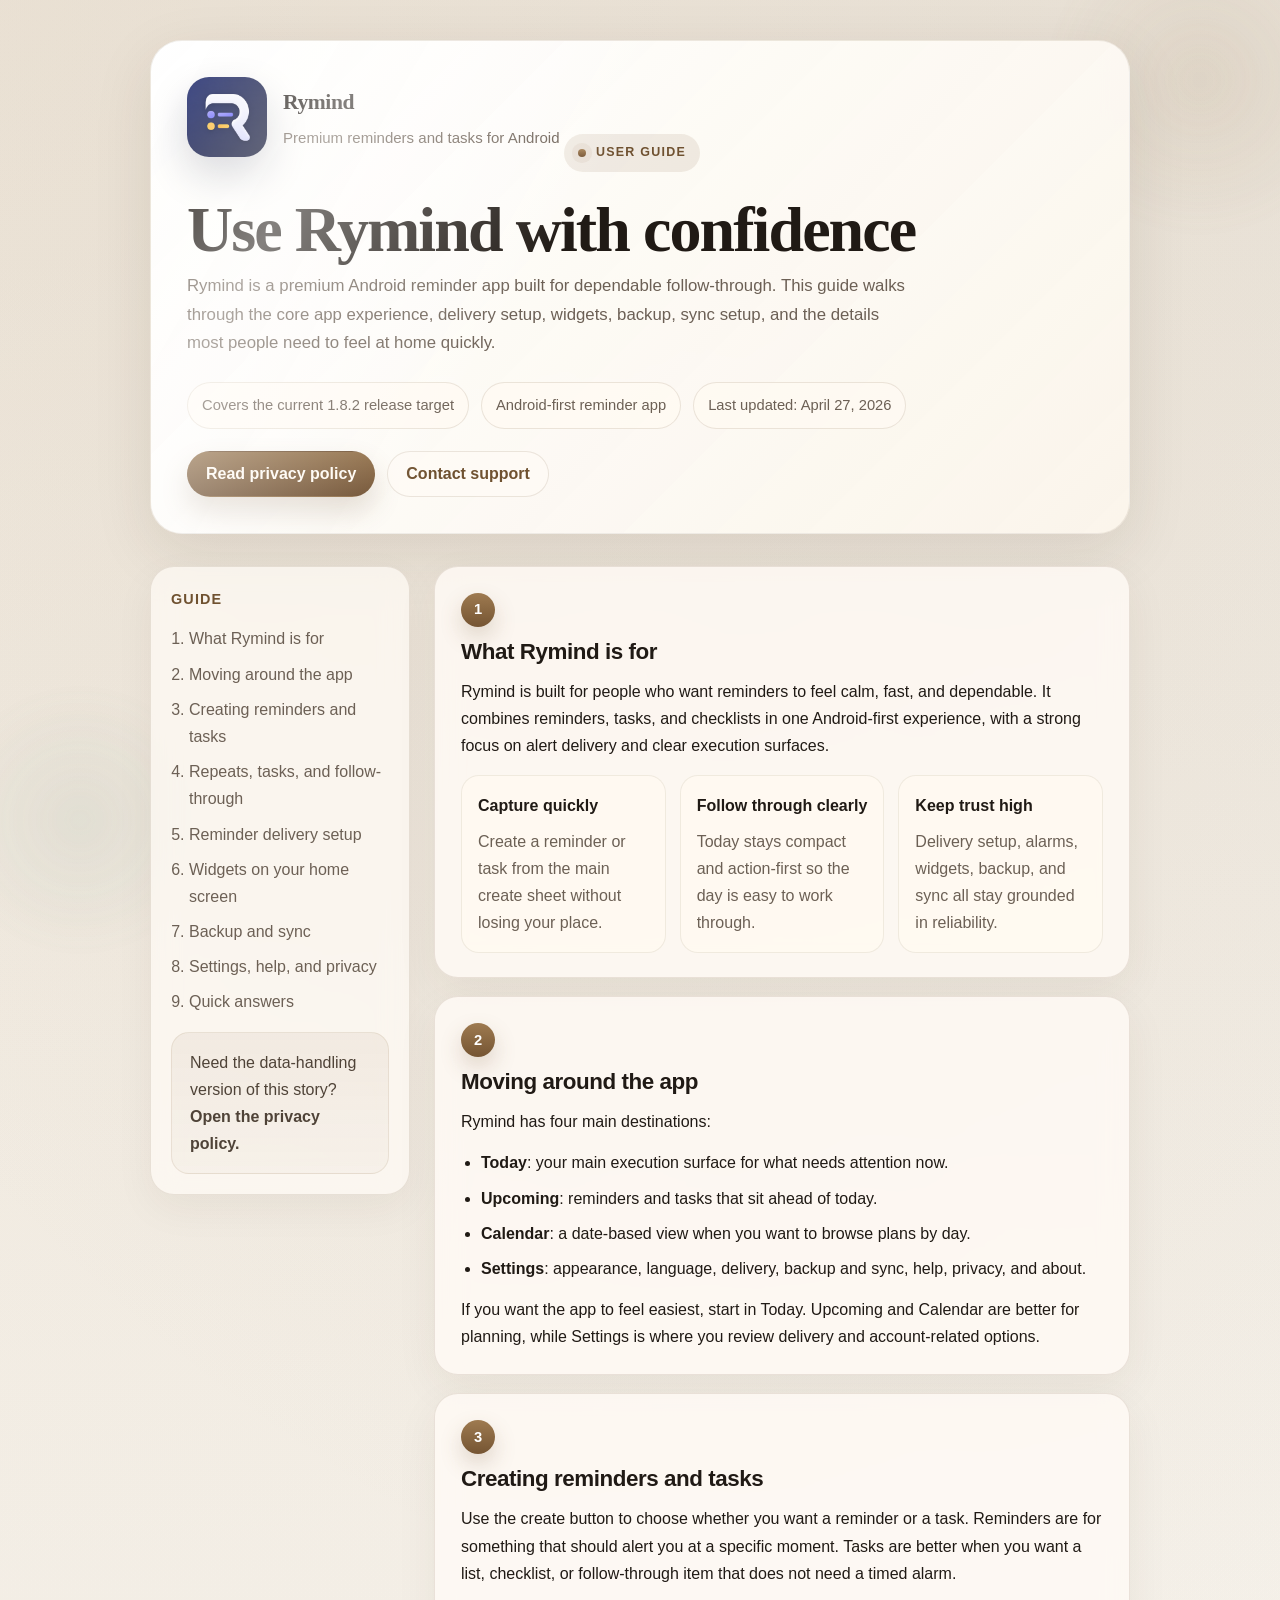
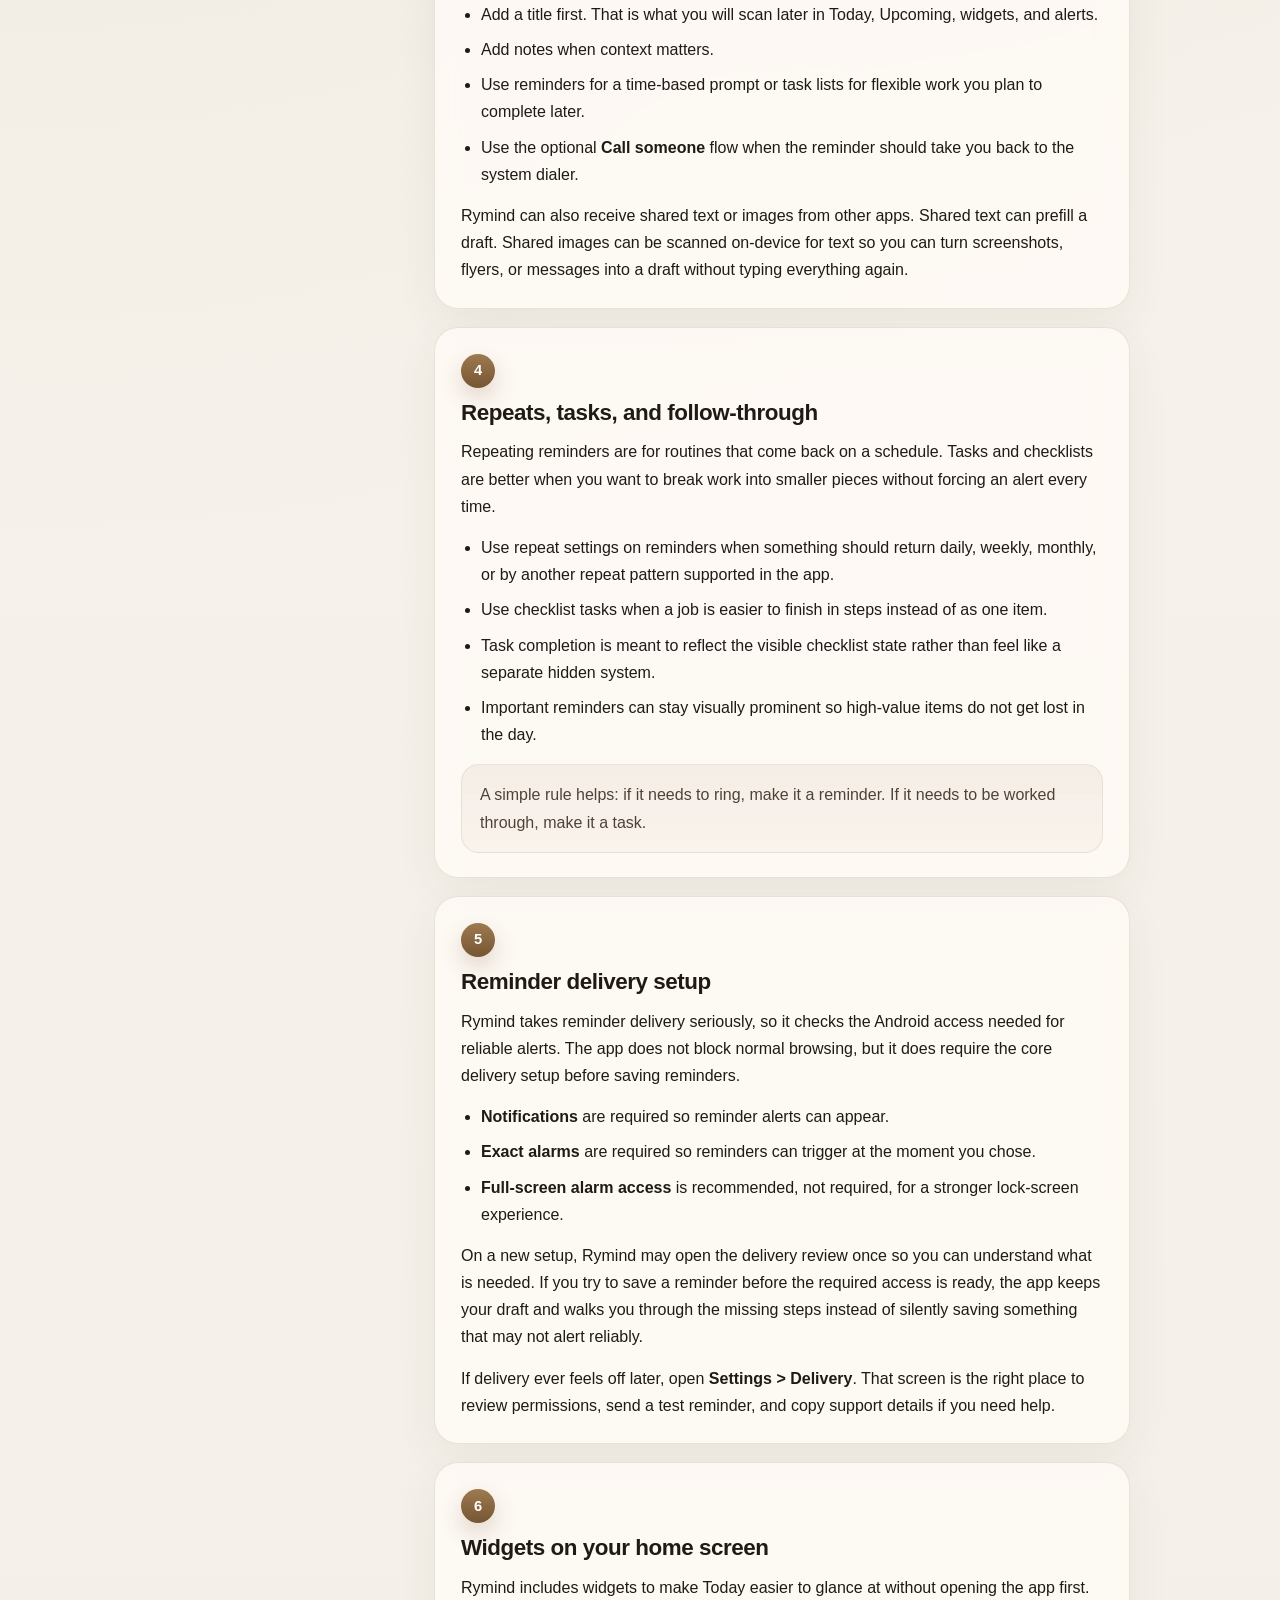
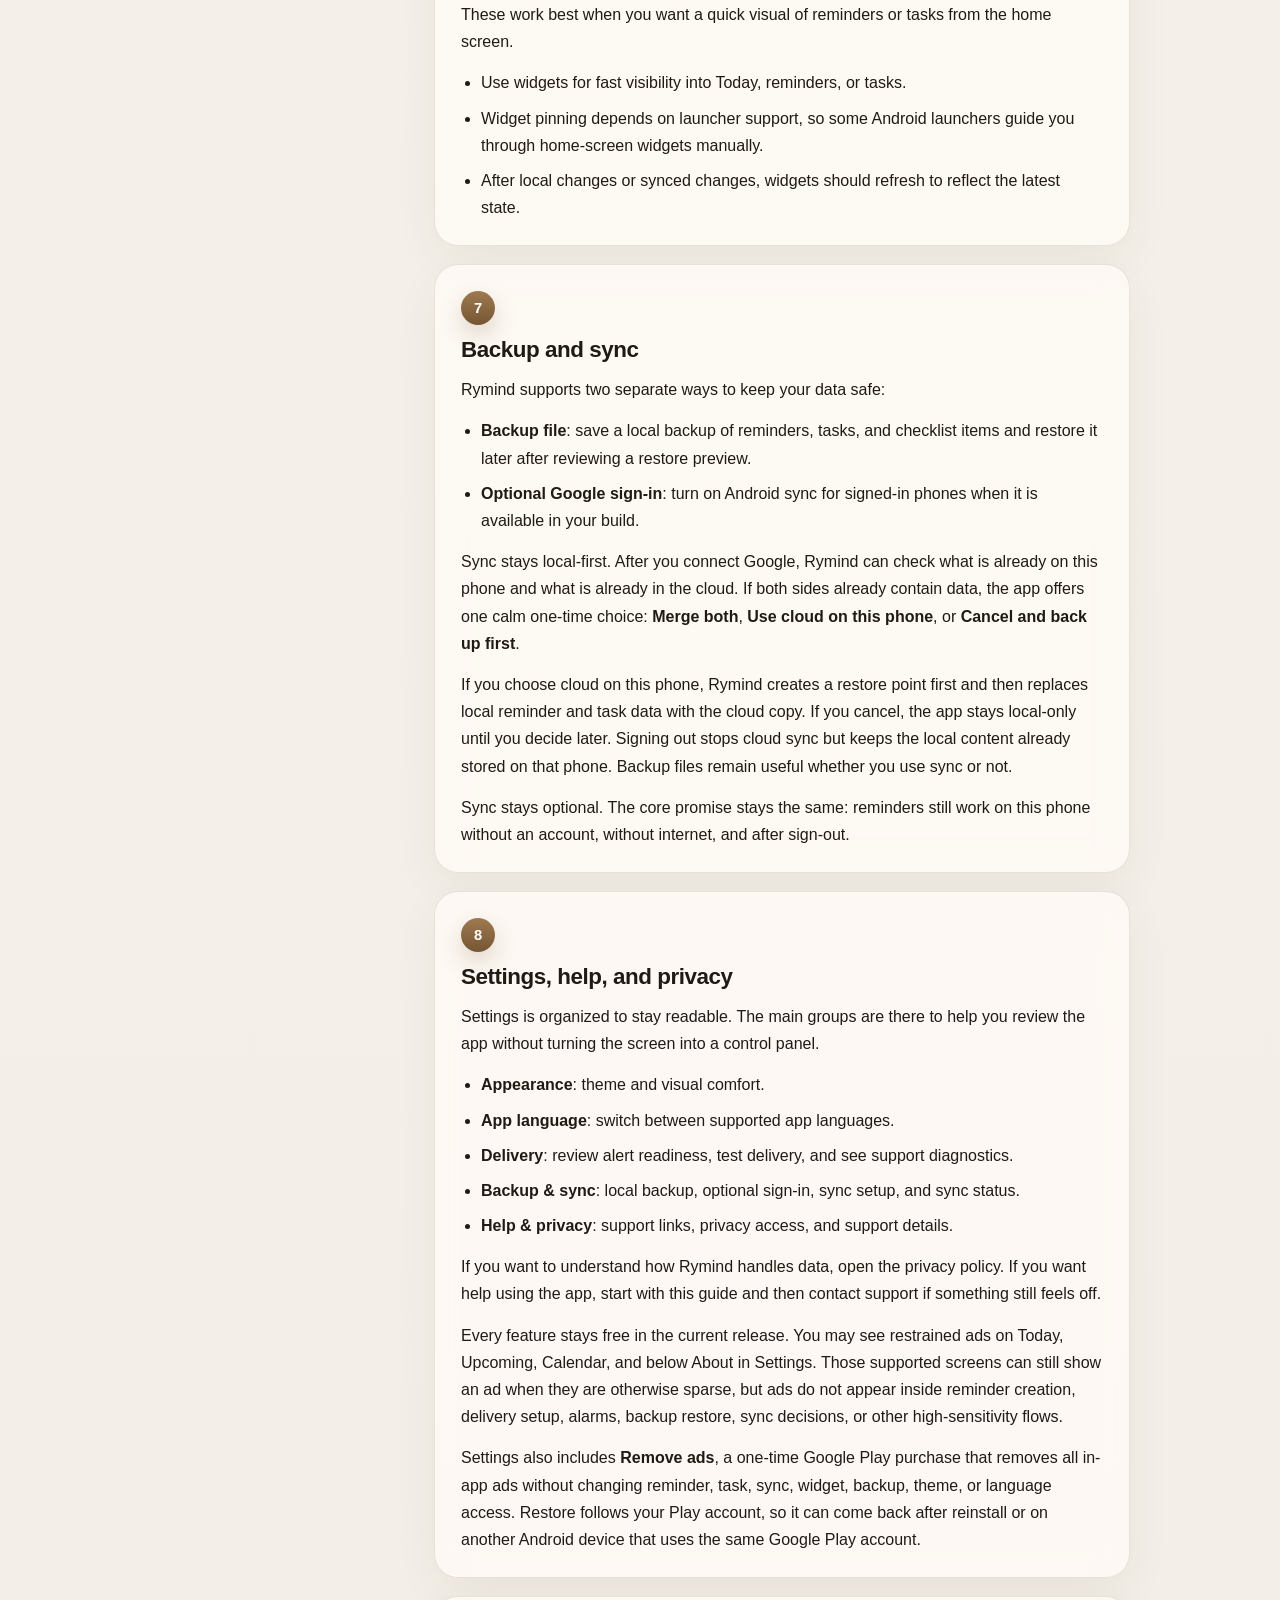
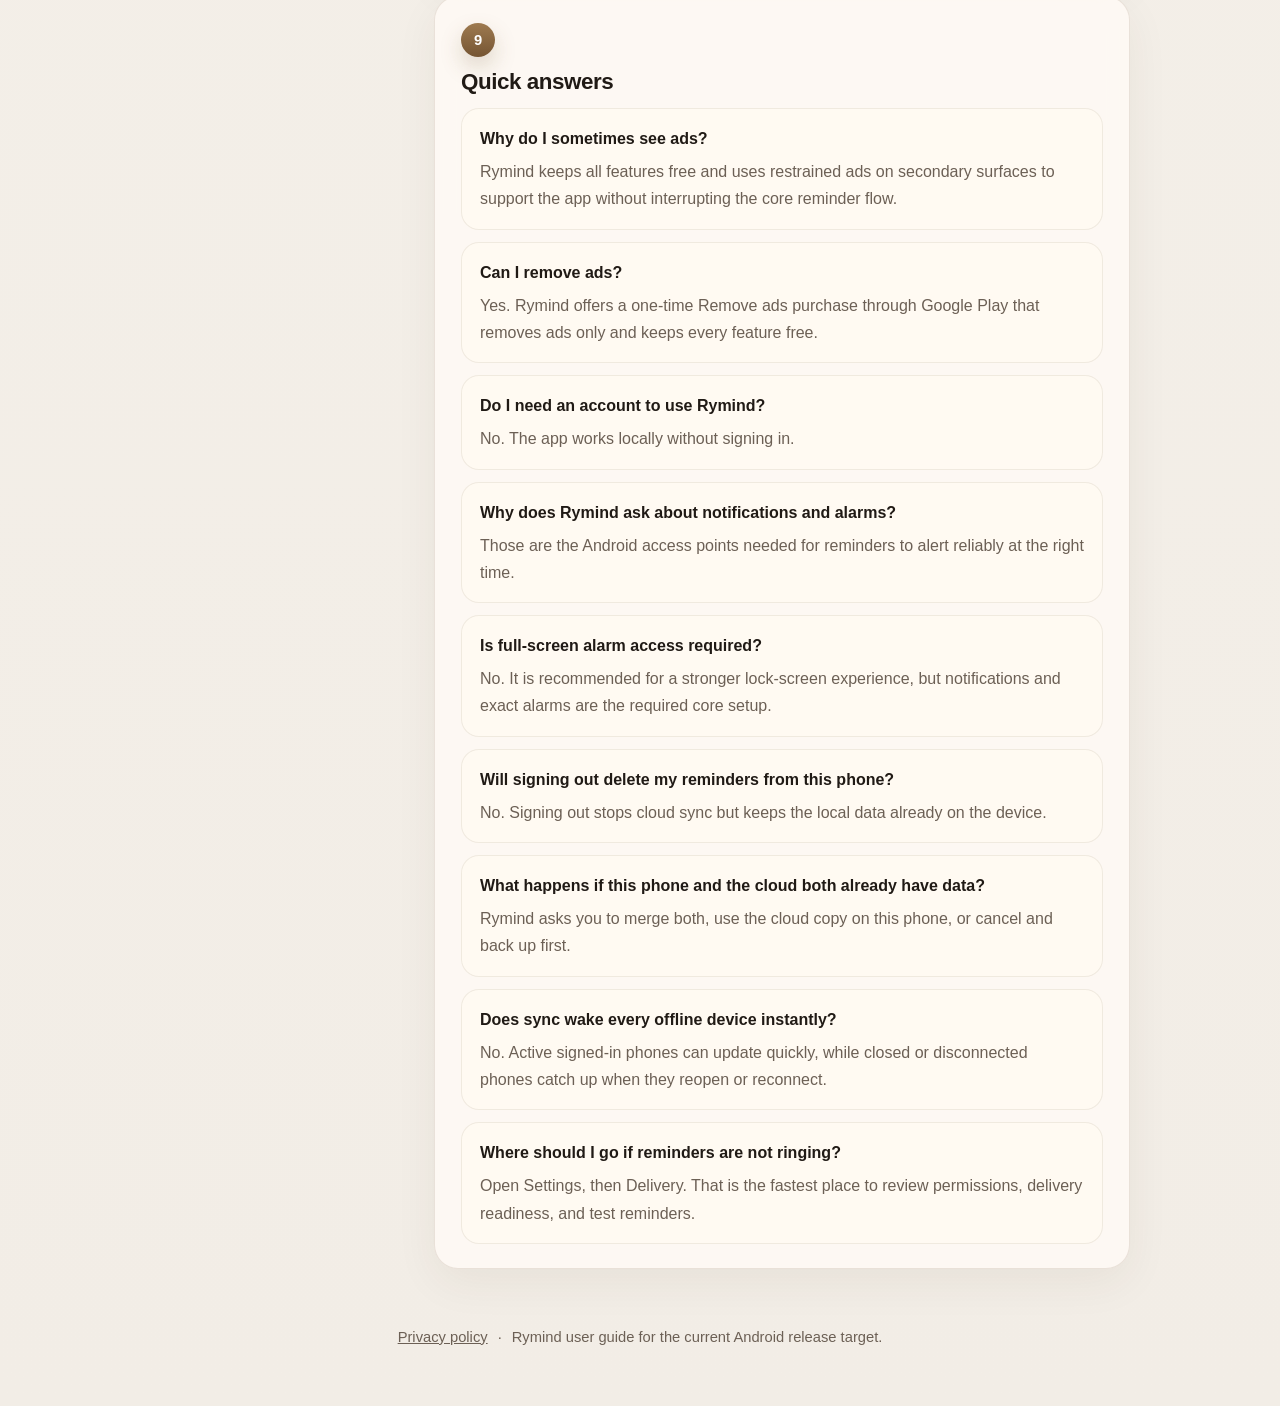
<file: Rymind/guide.html>
<!DOCTYPE html>
<html lang="en">
<head>
  <meta charset="utf-8" />
  <meta name="viewport" content="width=device-width, initial-scale=1" />
  <title>Rymind User Guide</title>
  <meta name="theme-color" content="#141b46" />
  <meta
    name="description"
    content="User documentation for Rymind, including navigation, reminders, tasks, delivery setup, widgets, backup, sync, and support."
  />
  <link rel="icon" type="image/png" sizes="512x512" href="rymind-app-icon-512.png" />
  <link rel="apple-touch-icon" href="rymind-app-icon-512.png" />
  <link rel="stylesheet" href="rymind-site.css" />
</head>
<body>
  <div class="page-shell">
    <div class="container">
      <header class="hero">
        <div class="hero-card">
          <div class="brand-lockup">
            <img class="brand-icon" src="rymind-app-icon-512.png" alt="Rymind app icon" width="80" height="80" />
            <div class="brand-copy">
              <span class="brand-name">Rymind</span>
              <span class="brand-tagline">Premium reminders and tasks for Android</span>
            </div>
          </div>
          <div class="eyebrow">
            <span class="eyebrow-dot"></span>
            User Guide
          </div>
          <h1>Use Rymind with confidence</h1>
          <p class="hero-subtitle">
            Rymind is a premium Android reminder app built for dependable follow-through. This guide walks through
            the core app experience, delivery setup, widgets, backup, sync setup, and the details most people need
            to feel at home quickly.
          </p>
          <div class="hero-meta">
            <div class="meta-pill">Covers the current 1.8.2 release target</div>
            <div class="meta-pill">Android-first reminder app</div>
            <div class="meta-pill">Last updated: April 27, 2026</div>
          </div>
          <div class="hero-actions">
            <a class="action-button action-button--primary" href="index.html">Read privacy policy</a>
            <a class="action-button action-button--secondary" href="mailto:johjen.mathew@gmail.com">Contact support</a>
          </div>
        </div>
      </header>

      <main class="layout">
        <aside class="side-nav" aria-label="User guide sections">
          <h2>Guide</h2>
          <ol>
            <li><a href="#section-1">What Rymind is for</a></li>
            <li><a href="#section-2">Moving around the app</a></li>
            <li><a href="#section-3">Creating reminders and tasks</a></li>
            <li><a href="#section-4">Repeats, tasks, and follow-through</a></li>
            <li><a href="#section-5">Reminder delivery setup</a></li>
            <li><a href="#section-6">Widgets on your home screen</a></li>
            <li><a href="#section-7">Backup and sync</a></li>
            <li><a href="#section-8">Settings, help, and privacy</a></li>
            <li><a href="#section-9">Quick answers</a></li>
          </ol>
          <div class="callout">
            Need the data-handling version of this story?
            <a class="inline-link" href="index.html">Open the privacy policy.</a>
          </div>
        </aside>

        <section class="content">
          <article class="section-card" id="section-1">
            <div class="section-number">1</div>
            <h3>What Rymind is for</h3>
            <p>
              Rymind is built for people who want reminders to feel calm, fast, and dependable. It combines
              reminders, tasks, and checklists in one Android-first experience, with a strong focus on alert
              delivery and clear execution surfaces.
            </p>
            <div class="feature-grid">
              <div class="mini-card">
                <strong>Capture quickly</strong>
                <span>Create a reminder or task from the main create sheet without losing your place.</span>
              </div>
              <div class="mini-card">
                <strong>Follow through clearly</strong>
                <span>Today stays compact and action-first so the day is easy to work through.</span>
              </div>
              <div class="mini-card">
                <strong>Keep trust high</strong>
                <span>Delivery setup, alarms, widgets, backup, and sync all stay grounded in reliability.</span>
              </div>
            </div>
          </article>

          <article class="section-card" id="section-2">
            <div class="section-number">2</div>
            <h3>Moving around the app</h3>
            <p>Rymind has four main destinations:</p>
            <ul>
              <li><strong>Today</strong>: your main execution surface for what needs attention now.</li>
              <li><strong>Upcoming</strong>: reminders and tasks that sit ahead of today.</li>
              <li><strong>Calendar</strong>: a date-based view when you want to browse plans by day.</li>
              <li><strong>Settings</strong>: appearance, language, delivery, backup and sync, help, privacy, and about.</li>
            </ul>
            <p>
              If you want the app to feel easiest, start in Today. Upcoming and Calendar are better for planning,
              while Settings is where you review delivery and account-related options.
            </p>
          </article>

          <article class="section-card" id="section-3">
            <div class="section-number">3</div>
            <h3>Creating reminders and tasks</h3>
            <p>
              Use the create button to choose whether you want a reminder or a task. Reminders are for something
              that should alert you at a specific moment. Tasks are better when you want a list, checklist,
              or follow-through item that does not need a timed alarm.
            </p>
            <ul>
              <li>Add a title first. That is what you will scan later in Today, Upcoming, widgets, and alerts.</li>
              <li>Add notes when context matters.</li>
              <li>Use reminders for a time-based prompt or task lists for flexible work you plan to complete later.</li>
              <li>Use the optional <strong>Call someone</strong> flow when the reminder should take you back to the system dialer.</li>
            </ul>
            <p>
              Rymind can also receive shared text or images from other apps. Shared text can prefill a draft.
              Shared images can be scanned on-device for text so you can turn screenshots, flyers, or messages
              into a draft without typing everything again.
            </p>
          </article>

          <article class="section-card" id="section-4">
            <div class="section-number">4</div>
            <h3>Repeats, tasks, and follow-through</h3>
            <p>
              Repeating reminders are for routines that come back on a schedule. Tasks and checklists are better
              when you want to break work into smaller pieces without forcing an alert every time.
            </p>
            <ul>
              <li>Use repeat settings on reminders when something should return daily, weekly, monthly, or by another repeat pattern supported in the app.</li>
              <li>Use checklist tasks when a job is easier to finish in steps instead of as one item.</li>
              <li>Task completion is meant to reflect the visible checklist state rather than feel like a separate hidden system.</li>
              <li>Important reminders can stay visually prominent so high-value items do not get lost in the day.</li>
            </ul>
            <div class="callout">
              A simple rule helps: if it needs to ring, make it a reminder. If it needs to be worked through, make it a task.
            </div>
          </article>

          <article class="section-card" id="section-5">
            <div class="section-number">5</div>
            <h3>Reminder delivery setup</h3>
            <p>
              Rymind takes reminder delivery seriously, so it checks the Android access needed for reliable alerts.
              The app does not block normal browsing, but it does require the core delivery setup before saving reminders.
            </p>
            <ul>
              <li><strong>Notifications</strong> are required so reminder alerts can appear.</li>
              <li><strong>Exact alarms</strong> are required so reminders can trigger at the moment you chose.</li>
              <li><strong>Full-screen alarm access</strong> is recommended, not required, for a stronger lock-screen experience.</li>
            </ul>
            <p>
              On a new setup, Rymind may open the delivery review once so you can understand what is needed.
              If you try to save a reminder before the required access is ready, the app keeps your draft and
              walks you through the missing steps instead of silently saving something that may not alert reliably.
            </p>
            <p>
              If delivery ever feels off later, open <strong>Settings &gt; Delivery</strong>. That screen is the right place
              to review permissions, send a test reminder, and copy support details if you need help.
            </p>
          </article>

          <article class="section-card" id="section-6">
            <div class="section-number">6</div>
            <h3>Widgets on your home screen</h3>
            <p>
              Rymind includes widgets to make Today easier to glance at without opening the app first. These work best
              when you want a quick visual of reminders or tasks from the home screen.
            </p>
            <ul>
              <li>Use widgets for fast visibility into Today, reminders, or tasks.</li>
              <li>Widget pinning depends on launcher support, so some Android launchers guide you through home-screen widgets manually.</li>
              <li>After local changes or synced changes, widgets should refresh to reflect the latest state.</li>
            </ul>
          </article>

          <article class="section-card" id="section-7">
            <div class="section-number">7</div>
            <h3>Backup and sync</h3>
            <p>
              Rymind supports two separate ways to keep your data safe:
            </p>
            <ul>
              <li><strong>Backup file</strong>: save a local backup of reminders, tasks, and checklist items and restore it later after reviewing a restore preview.</li>
              <li><strong>Optional Google sign-in</strong>: turn on Android sync for signed-in phones when it is available in your build.</li>
            </ul>
            <p>
              Sync stays local-first. After you connect Google, Rymind can check what is already on this phone and what is already
              in the cloud. If both sides already contain data, the app offers one calm one-time choice: <strong>Merge both</strong>,
              <strong>Use cloud on this phone</strong>, or <strong>Cancel and back up first</strong>.
            </p>
            <p>
              If you choose cloud on this phone, Rymind creates a restore point first and then replaces local reminder and task
              data with the cloud copy. If you cancel, the app stays local-only until you decide later. Signing out stops cloud
              sync but keeps the local content already stored on that phone. Backup files remain useful whether you use sync or not.
            </p>
            <p>
              Sync stays optional. The core promise stays the same: reminders still work on this phone without an account,
              without internet, and after sign-out.
            </p>
          </article>

          <article class="section-card" id="section-8">
            <div class="section-number">8</div>
            <h3>Settings, help, and privacy</h3>
            <p>
              Settings is organized to stay readable. The main groups are there to help you review the app without turning the screen
              into a control panel.
            </p>
            <ul>
              <li><strong>Appearance</strong>: theme and visual comfort.</li>
              <li><strong>App language</strong>: switch between supported app languages.</li>
              <li><strong>Delivery</strong>: review alert readiness, test delivery, and see support diagnostics.</li>
              <li><strong>Backup &amp; sync</strong>: local backup, optional sign-in, sync setup, and sync status.</li>
              <li><strong>Help &amp; privacy</strong>: support links, privacy access, and support details.</li>
            </ul>
            <p>
              If you want to understand how Rymind handles data, open the privacy policy. If you want help using the app,
              start with this guide and then contact support if something still feels off.
            </p>
            <p>
              Every feature stays free in the current release. You may see restrained ads on Today, Upcoming,
              Calendar, and below About in Settings. Those supported screens can still show an ad when they are
              otherwise sparse, but ads do not appear inside reminder creation, delivery setup, alarms, backup
              restore, sync decisions, or other high-sensitivity flows.
            </p>
            <p>
              Settings also includes <strong>Remove ads</strong>, a one-time Google Play purchase that removes all in-app
              ads without changing reminder, task, sync, widget, backup, theme, or language access. Restore follows
              your Play account, so it can come back after reinstall or on another Android device that uses the same
              Google Play account.
            </p>
          </article>

          <article class="section-card" id="section-9">
            <div class="section-number">9</div>
            <h3>Quick answers</h3>
            <div class="faq-list">
              <div class="faq-item">
                <strong>Why do I sometimes see ads?</strong>
                <span>Rymind keeps all features free and uses restrained ads on secondary surfaces to support the app without interrupting the core reminder flow.</span>
              </div>
              <div class="faq-item">
                <strong>Can I remove ads?</strong>
                <span>Yes. Rymind offers a one-time Remove ads purchase through Google Play that removes ads only and keeps every feature free.</span>
              </div>
              <div class="faq-item">
                <strong>Do I need an account to use Rymind?</strong>
                <span>No. The app works locally without signing in.</span>
              </div>
              <div class="faq-item">
                <strong>Why does Rymind ask about notifications and alarms?</strong>
                <span>Those are the Android access points needed for reminders to alert reliably at the right time.</span>
              </div>
              <div class="faq-item">
                <strong>Is full-screen alarm access required?</strong>
                <span>No. It is recommended for a stronger lock-screen experience, but notifications and exact alarms are the required core setup.</span>
              </div>
              <div class="faq-item">
                <strong>Will signing out delete my reminders from this phone?</strong>
                <span>No. Signing out stops cloud sync but keeps the local data already on the device.</span>
              </div>
              <div class="faq-item">
                <strong>What happens if this phone and the cloud both already have data?</strong>
                <span>Rymind asks you to merge both, use the cloud copy on this phone, or cancel and back up first.</span>
              </div>
              <div class="faq-item">
                <strong>Does sync wake every offline device instantly?</strong>
                <span>No. Active signed-in phones can update quickly, while closed or disconnected phones catch up when they reopen or reconnect.</span>
              </div>
              <div class="faq-item">
                <strong>Where should I go if reminders are not ringing?</strong>
                <span>Open Settings, then Delivery. That is the fastest place to review permissions, delivery readiness, and test reminders.</span>
              </div>
            </div>
          </article>
        </section>
      </main>

      <footer class="footer-bar">
        <a href="index.html">Privacy policy</a>
        <span>·</span>
        <span>Rymind user guide for the current Android release target.</span>
      </footer>
    </div>
  </div>
</body>
</html>
</file>
<file: Rymind/rymind-site.css>
:root {
  color-scheme: light;
  --bg: #f6f3ee;
  --bg-accent: #efe7db;
  --surface: rgba(255, 252, 247, 0.82);
  --surface-strong: #fffaf2;
  --border: rgba(111, 89, 58, 0.14);
  --text: #201a15;
  --muted: #6c6055;
  --accent: #8c6b43;
  --accent-strong: #6f5130;
  --accent-soft: rgba(140, 107, 67, 0.12);
  --shadow: 0 18px 60px rgba(61, 44, 23, 0.10);
  --shadow-strong: 0 18px 40px rgba(33, 25, 19, 0.18);
  --radius-xl: 32px;
  --radius-lg: 24px;
  --radius-md: 18px;
  --max: 980px;
}

* {
  box-sizing: border-box;
}

html {
  scroll-behavior: smooth;
}

body {
  margin: 0;
  color: var(--text);
  background:
    radial-gradient(circle at top left, rgba(182, 152, 113, 0.18), transparent 34%),
    radial-gradient(circle at top right, rgba(143, 125, 102, 0.12), transparent 28%),
    linear-gradient(180deg, #f8f4ed 0%, #f5f1ea 40%, #f2ede6 100%);
  font-family: "SF Pro Text", "Segoe UI", "Helvetica Neue", Arial, sans-serif;
  line-height: 1.7;
}

a {
  color: inherit;
}

code {
  font-family: "SFMono-Regular", "SF Mono", "Menlo", "Consolas", monospace;
  font-size: 0.95em;
}

.page-shell {
  position: relative;
  overflow: hidden;
}

.page-shell::before,
.page-shell::after {
  content: "";
  position: fixed;
  z-index: 0;
  border-radius: 999px;
  pointer-events: none;
  filter: blur(8px);
  opacity: 0.7;
}

.page-shell::before {
  width: 320px;
  height: 320px;
  top: -80px;
  right: -80px;
  background: radial-gradient(circle, rgba(160, 132, 96, 0.18), transparent 70%);
}

.page-shell::after {
  width: 280px;
  height: 280px;
  bottom: -60px;
  left: -60px;
  background: radial-gradient(circle, rgba(115, 150, 136, 0.14), transparent 70%);
}

.container {
  width: min(calc(100% - 32px), var(--max));
  margin: 0 auto;
  position: relative;
  z-index: 1;
}

.hero {
  padding: 40px 0 24px;
}

.hero-card {
  position: relative;
  overflow: hidden;
  padding: 36px;
  border-radius: var(--radius-xl);
  background:
    linear-gradient(135deg, rgba(255, 255, 255, 0.92), rgba(250, 244, 234, 0.86)),
    var(--surface);
  border: 1px solid rgba(111, 89, 58, 0.10);
  box-shadow: var(--shadow);
  backdrop-filter: blur(16px);
}

.hero-card::after {
  content: "";
  position: absolute;
  inset: 0;
  background:
    linear-gradient(120deg, transparent 0%, rgba(255, 255, 255, 0.45) 18%, transparent 42%);
  pointer-events: none;
}

.brand-lockup {
  display: inline-flex;
  align-items: center;
  gap: 16px;
  margin-bottom: 22px;
}

.brand-icon {
  width: 80px;
  height: 80px;
  border-radius: 22px;
  box-shadow: 0 18px 40px rgba(17, 21, 48, 0.20);
  flex-shrink: 0;
}

.brand-copy {
  display: grid;
  gap: 4px;
}

.brand-name {
  font-family: "Iowan Old Style", "Palatino Linotype", "Book Antiqua", Georgia, serif;
  font-size: 1.35rem;
  font-weight: 700;
  letter-spacing: -0.02em;
}

.brand-tagline {
  color: var(--muted);
  font-size: 0.94rem;
}

.eyebrow {
  display: inline-flex;
  align-items: center;
  gap: 10px;
  padding: 8px 14px;
  border-radius: 999px;
  background: var(--accent-soft);
  color: var(--accent-strong);
  font-size: 0.78rem;
  font-weight: 700;
  letter-spacing: 0.10em;
  text-transform: uppercase;
}

.eyebrow-dot {
  width: 8px;
  height: 8px;
  border-radius: 50%;
  background: linear-gradient(180deg, #a78358, #765433);
  box-shadow: 0 0 0 6px rgba(140, 107, 67, 0.08);
}

h1 {
  margin: 18px 0 10px;
  font-family: "Iowan Old Style", "Palatino Linotype", "Book Antiqua", Georgia, serif;
  font-size: clamp(2.4rem, 5vw, 4.5rem);
  line-height: 1.02;
  letter-spacing: -0.03em;
  font-weight: 700;
}

.hero-subtitle {
  max-width: 720px;
  margin: 0;
  color: var(--muted);
  font-size: 1.05rem;
}

.hero-meta {
  display: flex;
  flex-wrap: wrap;
  gap: 12px;
  margin-top: 24px;
}

.meta-pill {
  padding: 10px 14px;
  border-radius: 999px;
  background: rgba(255, 250, 242, 0.78);
  border: 1px solid var(--border);
  color: var(--muted);
  font-size: 0.92rem;
}

.hero-actions {
  display: flex;
  flex-wrap: wrap;
  gap: 12px;
  margin-top: 22px;
}

.action-button {
  display: inline-flex;
  align-items: center;
  justify-content: center;
  min-height: 46px;
  padding: 0 18px;
  border-radius: 999px;
  border: 1px solid transparent;
  text-decoration: none;
  font-weight: 600;
  transition: transform 140ms ease, box-shadow 140ms ease, background 140ms ease;
}

.action-button:hover {
  transform: translateY(-1px);
}

.action-button--primary {
  color: #fffaf3;
  background: linear-gradient(180deg, #8f6c44, #6e4e2f);
  box-shadow: 0 14px 28px rgba(111, 81, 48, 0.20);
}

.action-button--secondary {
  color: var(--accent-strong);
  background: rgba(255, 251, 246, 0.72);
  border-color: var(--border);
}

.layout {
  display: grid;
  grid-template-columns: 260px minmax(0, 1fr);
  gap: 24px;
  padding: 8px 0 56px;
}

.side-nav {
  position: sticky;
  top: 20px;
  align-self: start;
  padding: 20px;
  border-radius: var(--radius-lg);
  background: rgba(255, 251, 246, 0.72);
  border: 1px solid var(--border);
  backdrop-filter: blur(14px);
  box-shadow: 0 14px 40px rgba(61, 44, 23, 0.05);
}

.side-nav h2 {
  margin: 0 0 14px;
  font-size: 0.9rem;
  letter-spacing: 0.08em;
  text-transform: uppercase;
  color: var(--accent-strong);
}

.side-nav ol {
  margin: 0;
  padding-left: 18px;
}

.side-nav li {
  margin: 8px 0;
  color: var(--muted);
}

.side-nav a {
  text-decoration: none;
}

.side-nav a:hover,
.inline-link:hover {
  color: var(--accent-strong);
}

.content {
  display: grid;
  gap: 18px;
}

.section-card {
  padding: 26px 26px 24px;
  border-radius: var(--radius-lg);
  background: rgba(255, 251, 246, 0.82);
  border: 1px solid var(--border);
  box-shadow: 0 14px 44px rgba(61, 44, 23, 0.06);
  backdrop-filter: blur(14px);
}

.section-number {
  display: inline-flex;
  align-items: center;
  justify-content: center;
  width: 34px;
  height: 34px;
  margin-bottom: 12px;
  border-radius: 50%;
  background: linear-gradient(180deg, #9e7a50, #755533);
  color: #fff;
  font-size: 0.92rem;
  font-weight: 700;
  box-shadow: 0 10px 22px rgba(117, 85, 51, 0.22);
}

h3 {
  margin: 0 0 12px;
  font-size: 1.4rem;
  line-height: 1.2;
  letter-spacing: -0.02em;
}

p {
  margin: 0 0 14px;
}

p:last-child,
ul:last-child,
.feature-grid:last-child,
.faq-list:last-child,
.callout:last-child {
  margin-bottom: 0;
}

ul {
  margin: 0 0 14px;
  padding-left: 20px;
}

li + li {
  margin-top: 8px;
}

.callout {
  margin-top: 16px;
  padding: 16px 18px;
  border-radius: var(--radius-md);
  background: linear-gradient(180deg, rgba(140, 107, 67, 0.08), rgba(140, 107, 67, 0.04));
  border: 1px solid rgba(140, 107, 67, 0.12);
  color: #4f4338;
}

.inline-link {
  font-weight: 600;
}

.feature-grid {
  display: grid;
  grid-template-columns: repeat(3, minmax(0, 1fr));
  gap: 14px;
  margin-top: 16px;
}

.mini-card {
  display: grid;
  gap: 8px;
  padding: 16px;
  border-radius: var(--radius-md);
  background: rgba(255, 250, 242, 0.80);
  border: 1px solid rgba(111, 89, 58, 0.10);
}

.mini-card strong,
.faq-item strong {
  font-size: 1rem;
}

.mini-card span,
.faq-item span {
  color: var(--muted);
}

.faq-list {
  display: grid;
  gap: 12px;
}

.faq-item {
  display: grid;
  gap: 6px;
  padding: 16px 18px;
  border-radius: var(--radius-md);
  background: rgba(255, 250, 242, 0.76);
  border: 1px solid rgba(111, 89, 58, 0.10);
}

.contact-card {
  display: flex;
  flex-wrap: wrap;
  gap: 14px;
  align-items: center;
  justify-content: space-between;
  padding: 22px 24px;
  margin-top: 20px;
  border-radius: var(--radius-lg);
  background: linear-gradient(135deg, #2d241d, #423327);
  color: #f8efe4;
  box-shadow: var(--shadow-strong);
}

.contact-card strong {
  display: block;
  font-size: 1.05rem;
  margin-bottom: 4px;
}

.contact-card a {
  color: #f8efe4;
  text-decoration: none;
  font-weight: 600;
  border-bottom: 1px solid rgba(248, 239, 228, 0.35);
}

.footer-bar {
  display: flex;
  flex-wrap: wrap;
  gap: 10px;
  align-items: center;
  justify-content: center;
  padding: 0 0 56px;
  color: var(--muted);
  font-size: 0.92rem;
  text-align: center;
}

@media (max-width: 920px) {
  .layout {
    grid-template-columns: 1fr;
  }

  .side-nav {
    position: relative;
    top: 0;
  }

  .feature-grid {
    grid-template-columns: 1fr;
  }
}

@media (max-width: 640px) {
  .container {
    width: min(calc(100% - 20px), var(--max));
  }

  .hero {
    padding-top: 18px;
  }

  .hero-card,
  .section-card,
  .side-nav {
    padding: 20px;
    border-radius: 22px;
  }

  .brand-lockup {
    gap: 12px;
    margin-bottom: 18px;
  }

  .brand-icon {
    width: 64px;
    height: 64px;
    border-radius: 18px;
  }

  h1 {
    font-size: 2.35rem;
  }

  .hero-meta,
  .hero-actions {
    gap: 10px;
  }

  .meta-pill,
  .action-button {
    width: 100%;
  }
}
</file>
